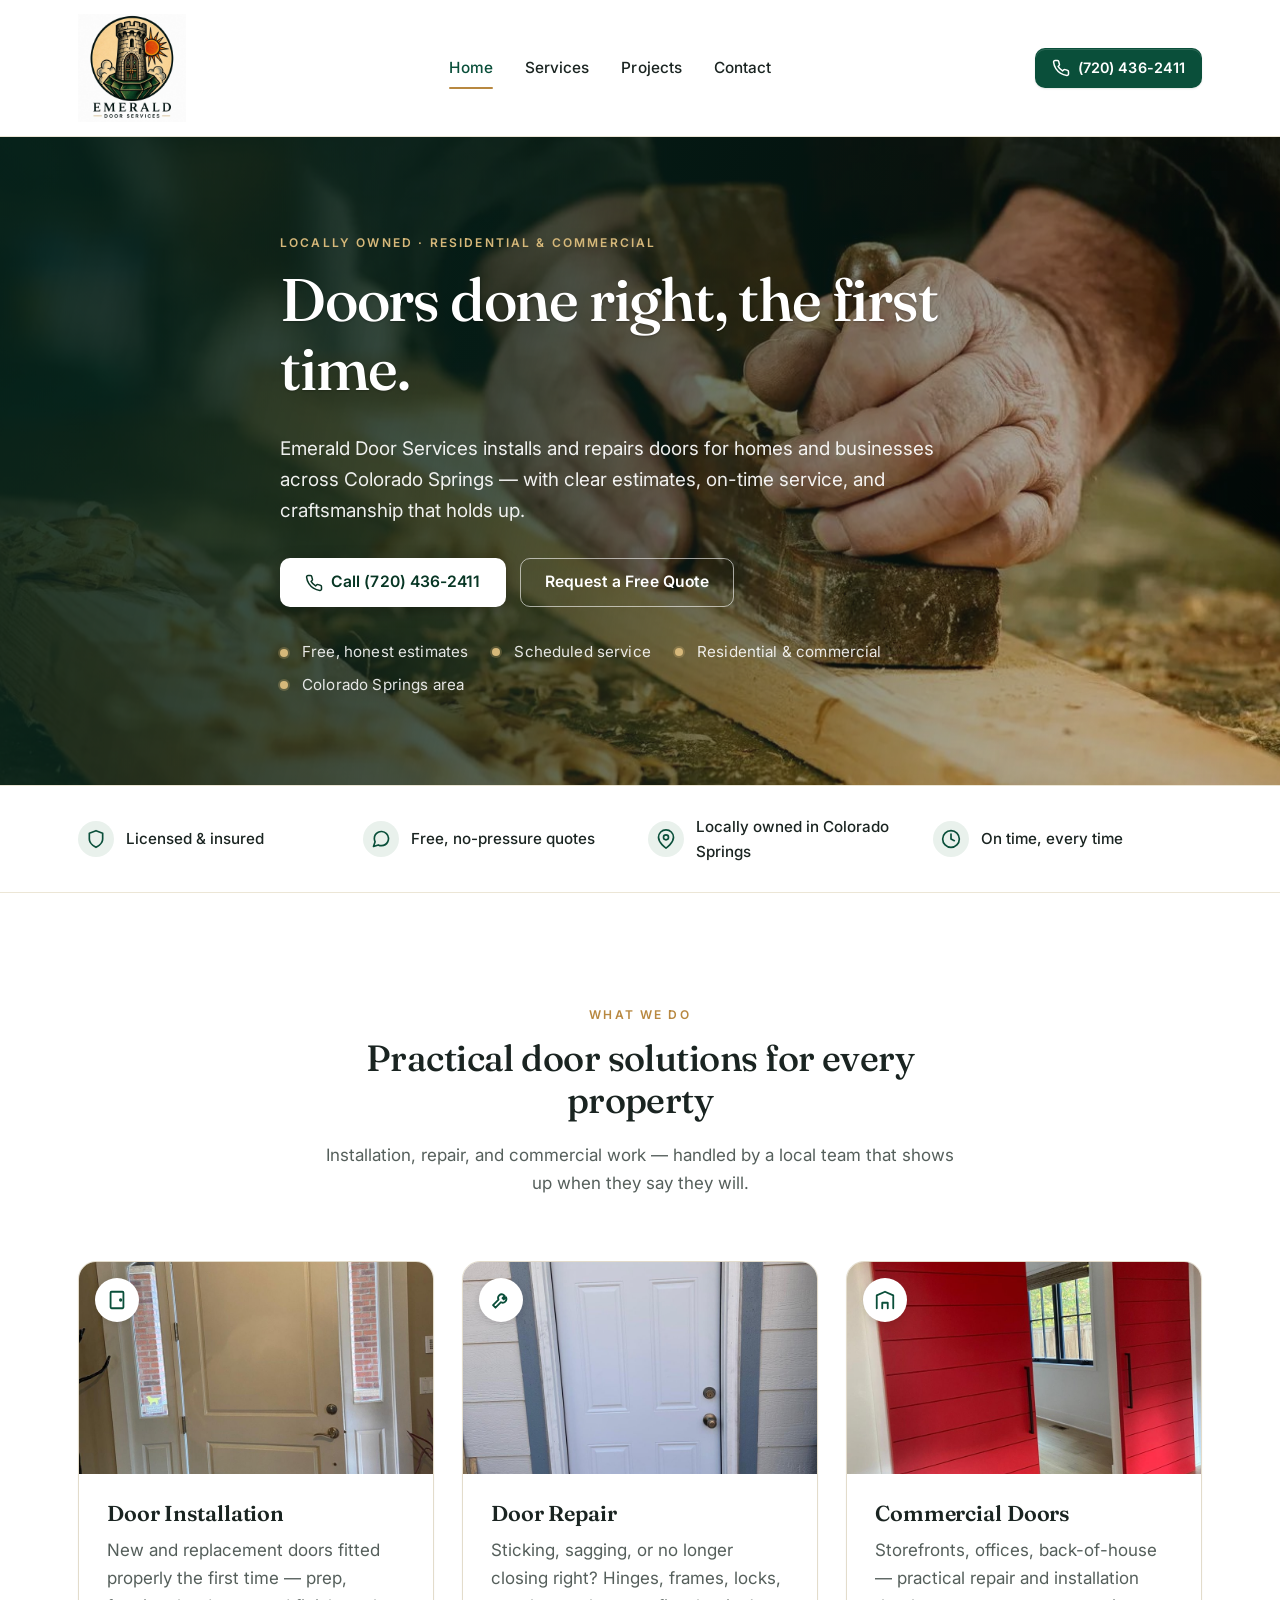
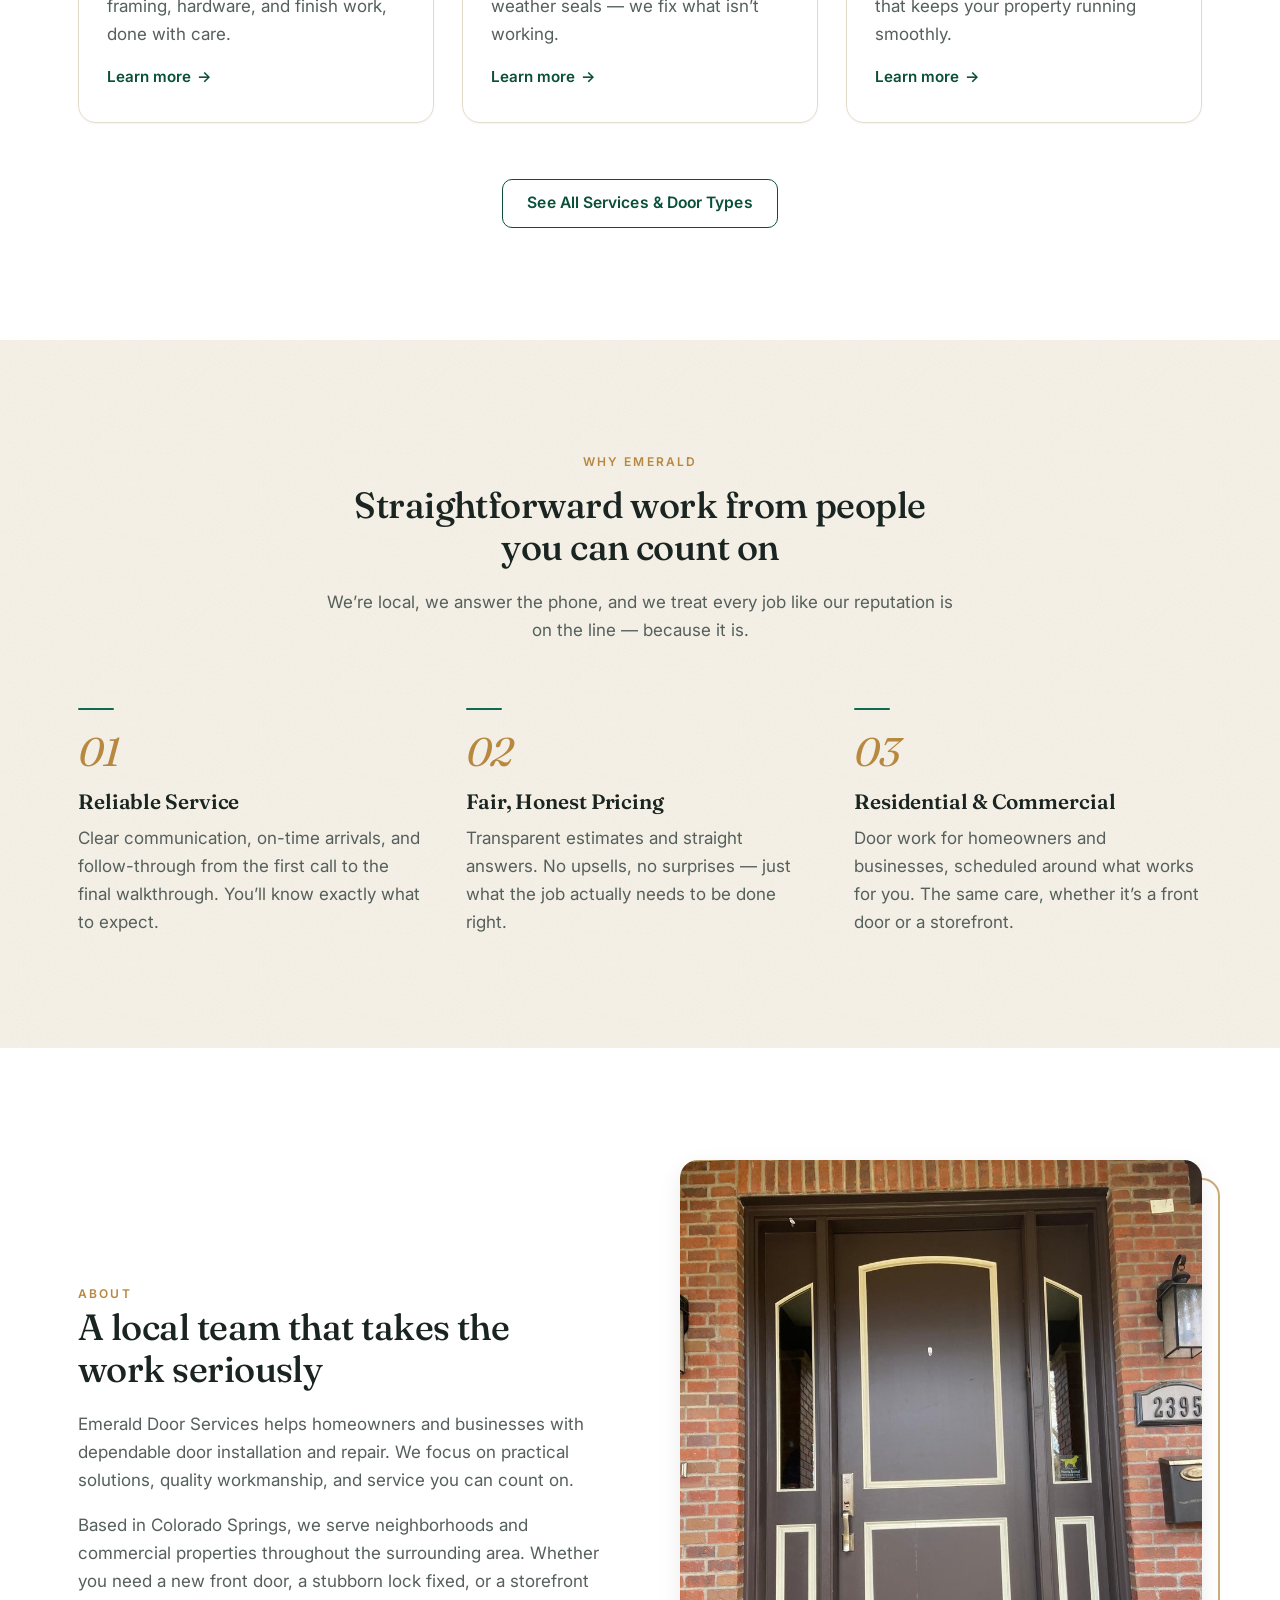
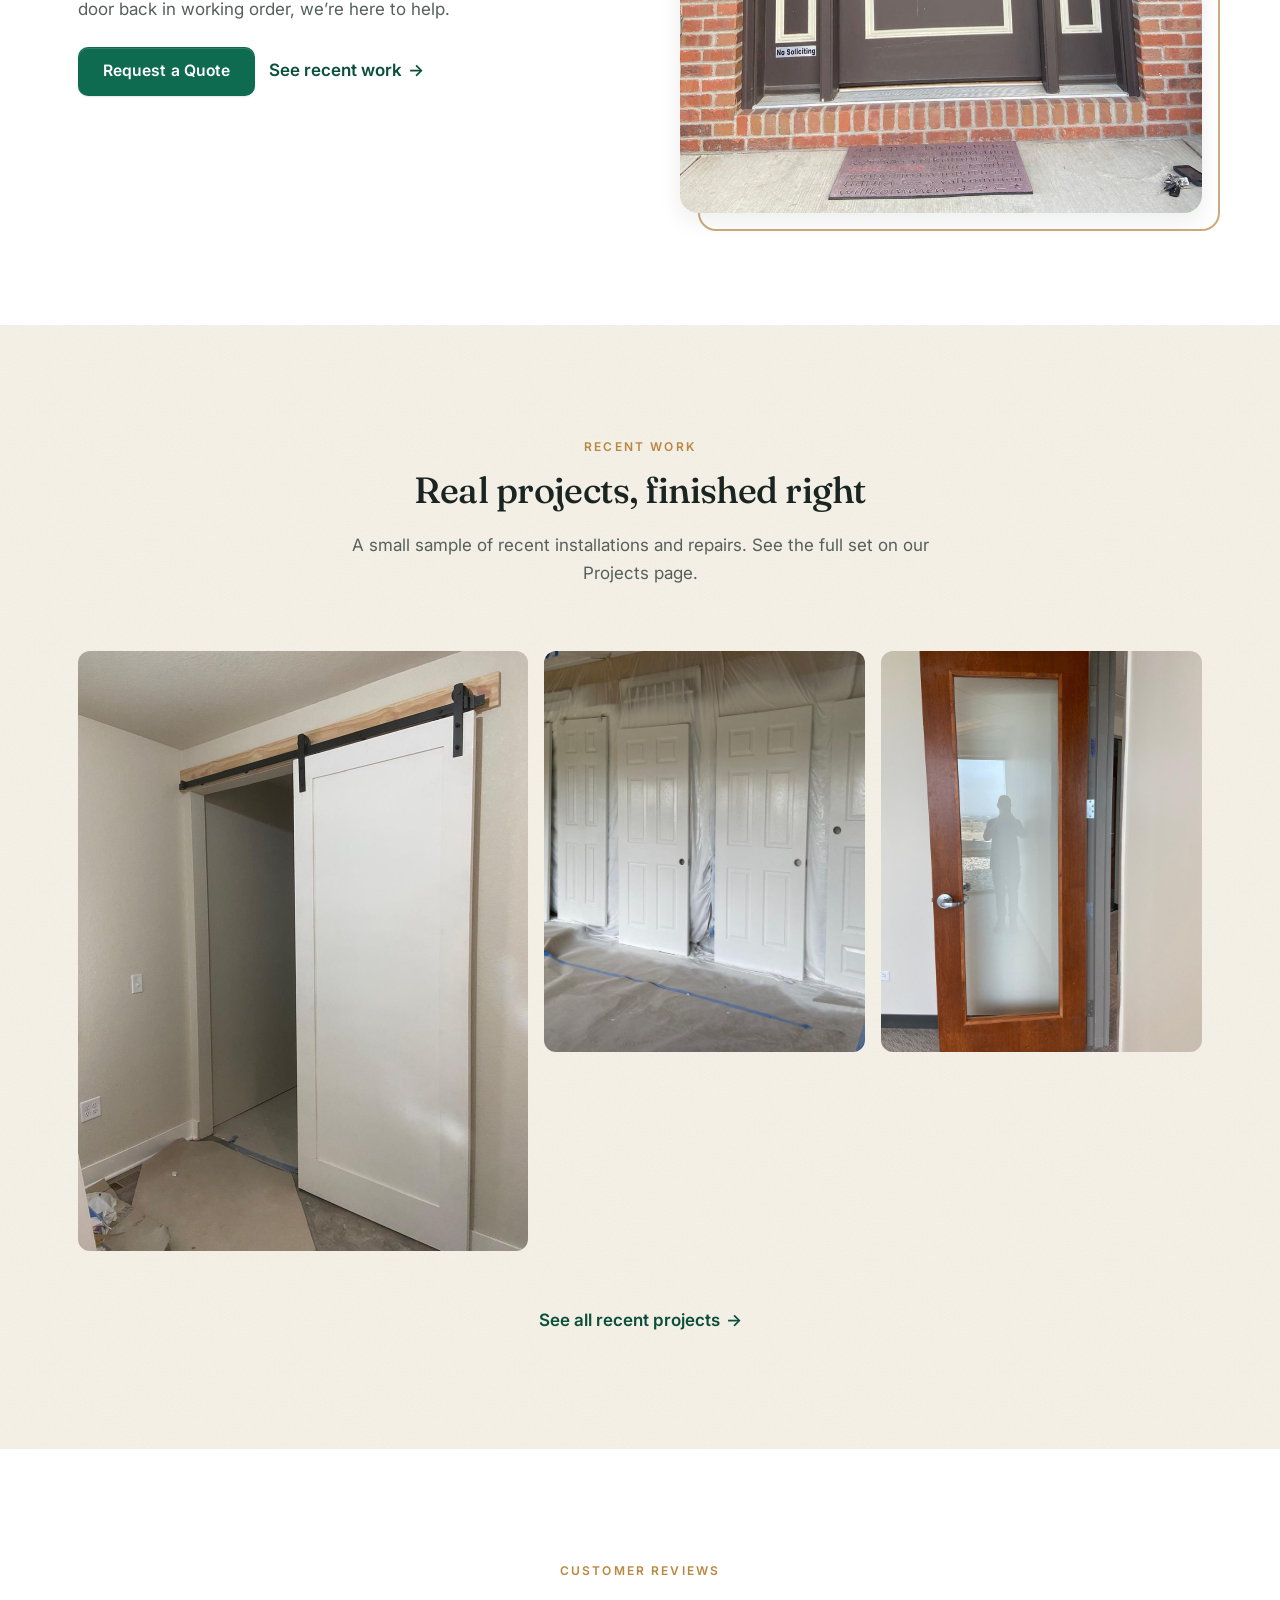
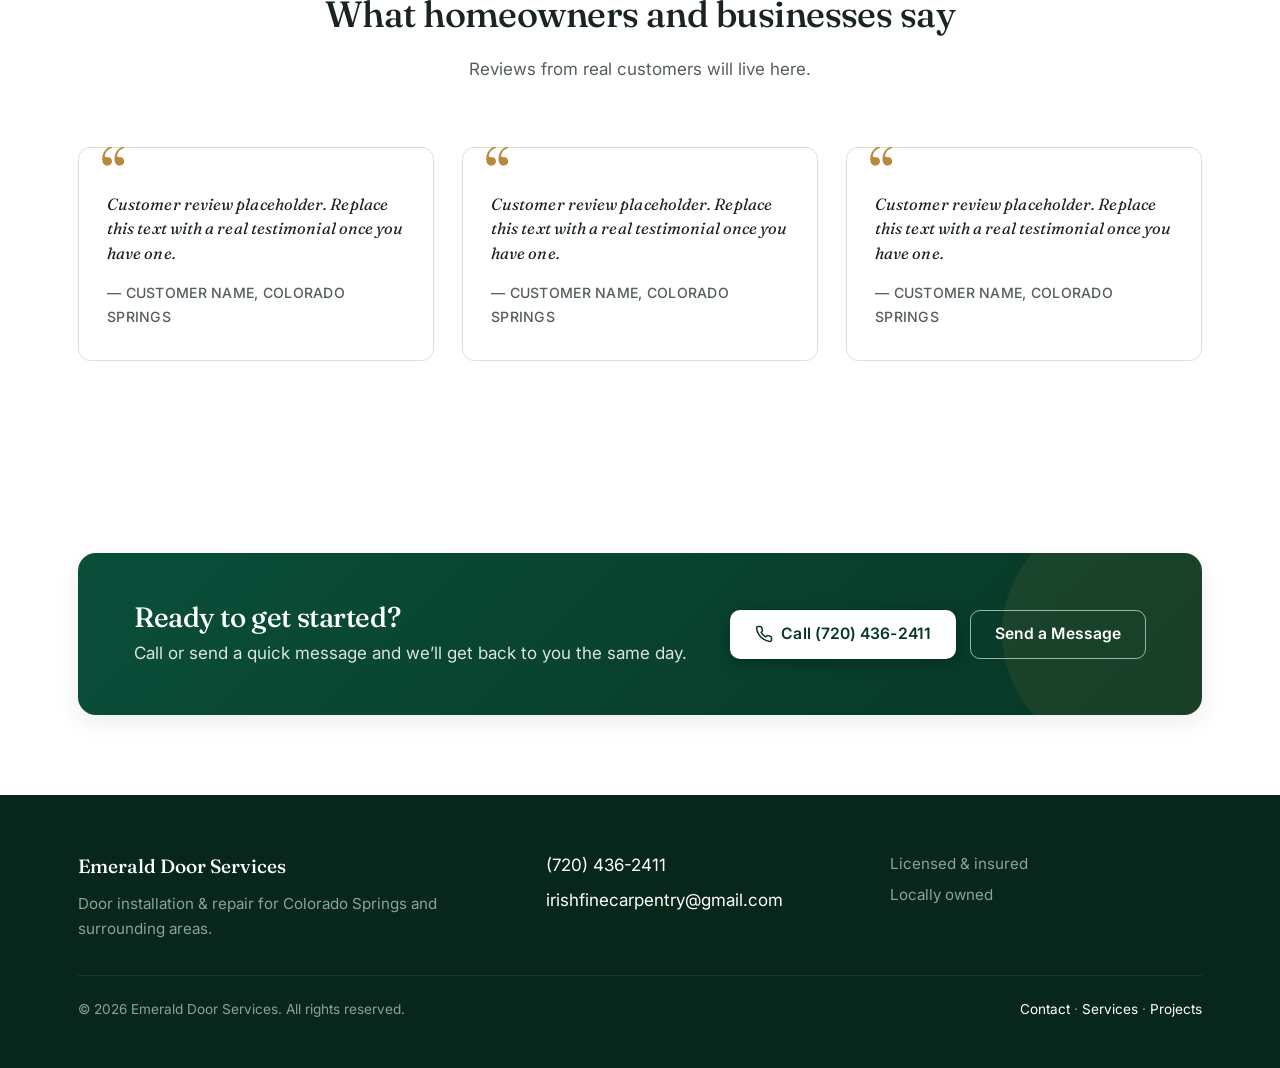
<file: index.html>
<!DOCTYPE html>
<html lang="en">
<head>
  <meta charset="UTF-8" />
  <meta name="viewport" content="width=device-width, initial-scale=1.0" />
  <title>Emerald Door Services | Door Installation & Repair in Colorado Springs</title>
  <meta name="description" content="Emerald Door Services provides reliable door installation, repair, and commercial door services for homes and businesses in Colorado Springs and surrounding areas." />
  <link rel="preconnect" href="https://fonts.googleapis.com" />
  <link rel="preconnect" href="https://fonts.gstatic.com" crossorigin />
  <link href="https://fonts.googleapis.com/css2?family=Fraunces:opsz,wght@9..144,400;9..144,500;9..144,600&family=Inter:wght@400;500;600&display=swap" rel="stylesheet" />
  <link rel="stylesheet" href="style.css" />
</head>
<body>

  <!-- ============ HEADER / NAV ============ -->
  <header class="site-header">
    <div class="container header-inner">
      <a href="index.html" class="brand" aria-label="Emerald Door Services home">
        <img src="logo.jpg" alt="Emerald Door Services" class="brand-mark-img" />
      </a>

      <nav class="site-nav" aria-label="Primary">
        <a href="index.html" aria-current="page">Home</a>
        <a href="services.html">Services</a>
        <a href="projects.html">Projects</a>
        <a href="contact.html">Contact</a>
      </nav>

      <a href="tel:+17204362411" class="btn btn-primary btn-sm header-cta">
        <svg class="btn-icon" viewBox="0 0 24 24" fill="none" stroke="currentColor" stroke-width="2" stroke-linecap="round" stroke-linejoin="round" aria-hidden="true"><path d="M22 16.92v3a2 2 0 0 1-2.18 2 19.79 19.79 0 0 1-8.63-3.07 19.5 19.5 0 0 1-6-6 19.79 19.79 0 0 1-3.07-8.67A2 2 0 0 1 4.11 2h3a2 2 0 0 1 2 1.72c.13.96.37 1.9.72 2.81a2 2 0 0 1-.45 2.11L8.09 9.91a16 16 0 0 0 6 6l1.27-1.27a2 2 0 0 1 2.11-.45c.91.35 1.85.59 2.81.72A2 2 0 0 1 22 16.92z"/></svg>
        <span class="header-cta-text">(720) 436-2411</span>
      </a>
    </div>
  </header>

  <main id="top">

    <!-- ============ HERO ============ -->
    <section class="hero">
      <div class="container hero-inner">
        <p class="eyebrow">Locally owned &middot; Residential &amp; Commercial</p>
        <h1>Doors done right, the first time.</h1>
        <p class="lead">
          Emerald Door Services installs and repairs doors for homes and businesses
          across Colorado Springs &mdash; with clear estimates, on-time service,
          and craftsmanship that holds up.
        </p>
        <div class="cta-row">
          <a href="tel:+17204362411" class="btn btn-on-photo">
            <svg class="btn-icon" viewBox="0 0 24 24" fill="none" stroke="currentColor" stroke-width="2" stroke-linecap="round" stroke-linejoin="round" aria-hidden="true"><path d="M22 16.92v3a2 2 0 0 1-2.18 2 19.79 19.79 0 0 1-8.63-3.07 19.5 19.5 0 0 1-6-6 19.79 19.79 0 0 1-3.07-8.67A2 2 0 0 1 4.11 2h3a2 2 0 0 1 2 1.72c.13.96.37 1.9.72 2.81a2 2 0 0 1-.45 2.11L8.09 9.91a16 16 0 0 0 6 6l1.27-1.27a2 2 0 0 1 2.11-.45c.91.35 1.85.59 2.81.72A2 2 0 0 1 22 16.92z"/></svg>
            Call (720) 436-2411
          </a>
          <a href="contact.html" class="btn btn-on-photo btn-secondary-on-photo">Request a Free Quote</a>
        </div>
        <ul class="hero-points">
          <li>Free, honest estimates</li>
          <li>Scheduled service</li>
          <li>Residential &amp; commercial</li>
          <li>Colorado Springs area</li>
        </ul>
      </div>
    </section>

    <!-- ============ TRUST STRIP ============ -->
    <section class="trust-strip">
      <div class="container trust-strip-inner">
        <div class="trust-item">
          <div class="trust-item-icon" aria-hidden="true">
            <svg viewBox="0 0 24 24" fill="none" stroke="currentColor" stroke-width="2" stroke-linecap="round" stroke-linejoin="round"><path d="M12 22s8-4 8-10V5l-8-3-8 3v7c0 6 8 10 8 10z"/></svg>
          </div>
          <span>Licensed &amp; insured</span>
        </div>
        <div class="trust-item">
          <div class="trust-item-icon" aria-hidden="true">
            <svg viewBox="0 0 24 24" fill="none" stroke="currentColor" stroke-width="2" stroke-linecap="round" stroke-linejoin="round"><path d="M21 11.5a8.38 8.38 0 0 1-.9 3.8 8.5 8.5 0 0 1-7.6 4.7 8.38 8.38 0 0 1-3.8-.9L3 21l1.9-5.7a8.38 8.38 0 0 1-.9-3.8 8.5 8.5 0 0 1 4.7-7.6 8.38 8.38 0 0 1 3.8-.9h.5a8.48 8.48 0 0 1 8 8v.5z"/></svg>
          </div>
          <span>Free, no-pressure quotes</span>
        </div>
        <div class="trust-item">
          <div class="trust-item-icon" aria-hidden="true">
            <svg viewBox="0 0 24 24" fill="none" stroke="currentColor" stroke-width="2" stroke-linecap="round" stroke-linejoin="round"><path d="M21 10c0 7-9 13-9 13s-9-6-9-13a9 9 0 0 1 18 0z"/><circle cx="12" cy="10" r="3"/></svg>
          </div>
          <span>Locally owned in Colorado Springs</span>
        </div>
        <div class="trust-item">
          <div class="trust-item-icon" aria-hidden="true">
            <svg viewBox="0 0 24 24" fill="none" stroke="currentColor" stroke-width="2" stroke-linecap="round" stroke-linejoin="round"><circle cx="12" cy="12" r="10"/><polyline points="12 6 12 12 16 14"/></svg>
          </div>
          <span>On time, every time</span>
        </div>
      </div>
    </section>

    <!-- ============ SERVICES ============ -->
    <section id="services" class="section">
      <div class="container">
        <header class="section-head">
          <span class="eyebrow">What we do</span>
          <h2>Practical door solutions for every property</h2>
          <p>Installation, repair, and commercial work &mdash; handled by a local team that shows up when they say they will.</p>
        </header>

        <div class="service-cards">
          <article class="service-card">
            <div class="service-card-photo">
              <img src="images/projects/project-01.jpg" alt="Door installation work" loading="lazy" />
              <div class="service-card-badge" aria-hidden="true">
                <svg viewBox="0 0 24 24" fill="none" stroke="currentColor" stroke-width="2" stroke-linecap="round" stroke-linejoin="round"><rect x="5" y="3" width="14" height="18" rx="1"/><circle cx="16" cy="12" r="0.8" fill="currentColor"/></svg>
              </div>
            </div>
            <div class="service-card-body">
              <h3>Door Installation</h3>
              <p>New and replacement doors fitted properly the first time &mdash; prep, framing, hardware, and finish work, done with care.</p>
              <a href="services.html#services" class="service-card-link">Learn more <span aria-hidden="true">&rarr;</span></a>
            </div>
          </article>

          <article class="service-card">
            <div class="service-card-photo">
              <img src="images/projects/project-15.jpg" alt="Door repair work" loading="lazy" />
              <div class="service-card-badge" aria-hidden="true">
                <svg viewBox="0 0 24 24" fill="none" stroke="currentColor" stroke-width="2" stroke-linecap="round" stroke-linejoin="round"><path d="M14.7 6.3a4 4 0 0 0-5.4 5.4l-6 6 2.7 2.7 6-6a4 4 0 0 0 5.4-5.4l-2.4 2.4-1.4-1.4 2.4-2.4z"/></svg>
              </div>
            </div>
            <div class="service-card-body">
              <h3>Door Repair</h3>
              <p>Sticking, sagging, or no longer closing right? Hinges, frames, locks, weather seals &mdash; we fix what isn&rsquo;t working.</p>
              <a href="services.html#services" class="service-card-link">Learn more <span aria-hidden="true">&rarr;</span></a>
            </div>
          </article>

          <article class="service-card">
            <div class="service-card-photo">
              <img src="images/projects/project-22.jpg" alt="Commercial door services" loading="lazy" />
              <div class="service-card-badge" aria-hidden="true">
                <svg viewBox="0 0 24 24" fill="none" stroke="currentColor" stroke-width="2" stroke-linecap="round" stroke-linejoin="round"><path d="M3 21V7l9-4 9 4v14"/><path d="M9 21v-6h6v6"/></svg>
              </div>
            </div>
            <div class="service-card-body">
              <h3>Commercial Doors</h3>
              <p>Storefronts, offices, back-of-house &mdash; practical repair and installation that keeps your property running smoothly.</p>
              <a href="services.html#services" class="service-card-link">Learn more <span aria-hidden="true">&rarr;</span></a>
            </div>
          </article>
        </div>

        <p class="section-foot">
          <a href="services.html" class="btn btn-secondary">See All Services &amp; Door Types</a>
        </p>
      </div>
    </section>

    <!-- ============ WHY US ============ -->
    <section id="why" class="section section-alt">
      <div class="container">
        <header class="section-head">
          <span class="eyebrow">Why Emerald</span>
          <h2>Straightforward work from people you can count on</h2>
          <p>We&rsquo;re local, we answer the phone, and we treat every job like our reputation is on the line &mdash; because it is.</p>
        </header>

        <div class="features">
          <div class="feature">
            <div class="feature-num">01</div>
            <h3>Reliable Service</h3>
            <p>Clear communication, on-time arrivals, and follow-through from the first call to the final walkthrough. You&rsquo;ll know exactly what to expect.</p>
          </div>
          <div class="feature">
            <div class="feature-num">02</div>
            <h3>Fair, Honest Pricing</h3>
            <p>Transparent estimates and straight answers. No upsells, no surprises &mdash; just what the job actually needs to be done right.</p>
          </div>
          <div class="feature">
            <div class="feature-num">03</div>
            <h3>Residential &amp; Commercial</h3>
            <p>Door work for homeowners and businesses, scheduled around what works for you. The same care, whether it&rsquo;s a front door or a storefront.</p>
          </div>
        </div>
      </div>
    </section>

    <!-- ============ ABOUT ============ -->
    <section id="about" class="section">
      <div class="container about-inner">
        <div class="about-copy">
          <span class="eyebrow">About</span>
          <h2>A local team that takes the work seriously</h2>
          <p>
            Emerald Door Services helps homeowners and businesses with dependable
            door installation and repair. We focus on practical solutions, quality
            workmanship, and service you can count on.
          </p>
          <p>
            Based in Colorado Springs, we serve neighborhoods and commercial
            properties throughout the surrounding area. Whether you need a new
            front door, a stubborn lock fixed, or a storefront door back in
            working order, we&rsquo;re here to help.
          </p>
          <div class="cta-row">
            <a href="contact.html" class="btn btn-primary">Request a Quote</a>
            <a href="projects.html" class="link-arrow">See recent work <span class="arrow" aria-hidden="true">&rarr;</span></a>
          </div>
        </div>
        <div class="about-image">
          <img src="images/projects/project-04.jpg" alt="Recent door installation by Emerald Door Services" loading="lazy" />
        </div>
      </div>
    </section>

    <!-- ============ RECENT WORK TEASER ============ -->
    <section class="section section-alt">
      <div class="container">
        <header class="section-head">
          <span class="eyebrow">Recent Work</span>
          <h2>Real projects, finished right</h2>
          <p>A small sample of recent installations and repairs. See the full set on our Projects page.</p>
        </header>

        <div class="work-teaser">
          <a href="projects.html" aria-label="See recent projects">
            <img src="images/projects/project-07.jpg" alt="Recent door project" loading="lazy" />
          </a>
          <a href="projects.html" aria-label="See recent projects">
            <img src="images/projects/project-18.jpg" alt="Recent door project" loading="lazy" />
          </a>
          <a href="projects.html" aria-label="See recent projects">
            <img src="images/projects/project-26.jpg" alt="Recent door project" loading="lazy" />
          </a>
        </div>

        <p class="section-foot">
          <a href="projects.html" class="link-arrow">See all recent projects <span class="arrow" aria-hidden="true">&rarr;</span></a>
        </p>
      </div>
    </section>

    <!-- ============ REVIEWS ============ -->
    <section id="reviews" class="section">
      <div class="container">
        <header class="section-head">
          <span class="eyebrow">Customer Reviews</span>
          <h2>What homeowners and businesses say</h2>
          <p>Reviews from real customers will live here.</p>
        </header>

        <div class="reviews-grid">
          <blockquote class="review">
            <p>Customer review placeholder. Replace this text with a real testimonial once you have one.</p>
            <footer>&mdash; Customer Name, Colorado Springs</footer>
          </blockquote>
          <blockquote class="review">
            <p>Customer review placeholder. Replace this text with a real testimonial once you have one.</p>
            <footer>&mdash; Customer Name, Colorado Springs</footer>
          </blockquote>
          <blockquote class="review">
            <p>Customer review placeholder. Replace this text with a real testimonial once you have one.</p>
            <footer>&mdash; Customer Name, Colorado Springs</footer>
          </blockquote>
        </div>
      </div>
    </section>

    <!-- ============ CONTACT CTA ============ -->
    <section class="contact-cta">
      <div class="container">
        <div class="cta-band">
          <div>
            <h2>Ready to get started?</h2>
            <p>Call or send a quick message and we&rsquo;ll get back to you the same day.</p>
          </div>
          <div class="cta-row">
            <a href="tel:+17204362411" class="btn btn-on-photo">
              <svg class="btn-icon" viewBox="0 0 24 24" fill="none" stroke="currentColor" stroke-width="2" stroke-linecap="round" stroke-linejoin="round" aria-hidden="true"><path d="M22 16.92v3a2 2 0 0 1-2.18 2 19.79 19.79 0 0 1-8.63-3.07 19.5 19.5 0 0 1-6-6 19.79 19.79 0 0 1-3.07-8.67A2 2 0 0 1 4.11 2h3a2 2 0 0 1 2 1.72c.13.96.37 1.9.72 2.81a2 2 0 0 1-.45 2.11L8.09 9.91a16 16 0 0 0 6 6l1.27-1.27a2 2 0 0 1 2.11-.45c.91.35 1.85.59 2.81.72A2 2 0 0 1 22 16.92z"/></svg>
              Call (720) 436-2411
            </a>
            <a href="contact.html" class="btn btn-on-photo btn-secondary-on-photo">Send a Message</a>
          </div>
        </div>
      </div>
    </section>

  </main>

  <!-- ============ FOOTER ============ -->
  <footer class="site-footer">
    <div class="container">
      <div class="footer-inner">
        <div>
          <p class="brand-name">Emerald Door Services</p>
          <p class="muted">Door installation &amp; repair for Colorado Springs and surrounding areas.</p>
        </div>
        <div>
          <p><a href="tel:+17204362411">(720) 436-2411</a></p>
          <p><a href="mailto:irishfinecarpentry@gmail.com">irishfinecarpentry@gmail.com</a></p>
        </div>
        <div class="muted">
          <p>Licensed &amp; insured</p>
          <p>Locally owned</p>
        </div>
      </div>
      <div class="footer-bottom">
        <p>&copy; <span class="year">2026</span> Emerald Door Services. All rights reserved.</p>
        <p><a href="contact.html">Contact</a> &middot; <a href="services.html">Services</a> &middot; <a href="projects.html">Projects</a></p>
      </div>
    </div>
  </footer>

  <script src="main.js" defer></script>
</body>
</html>
</file>
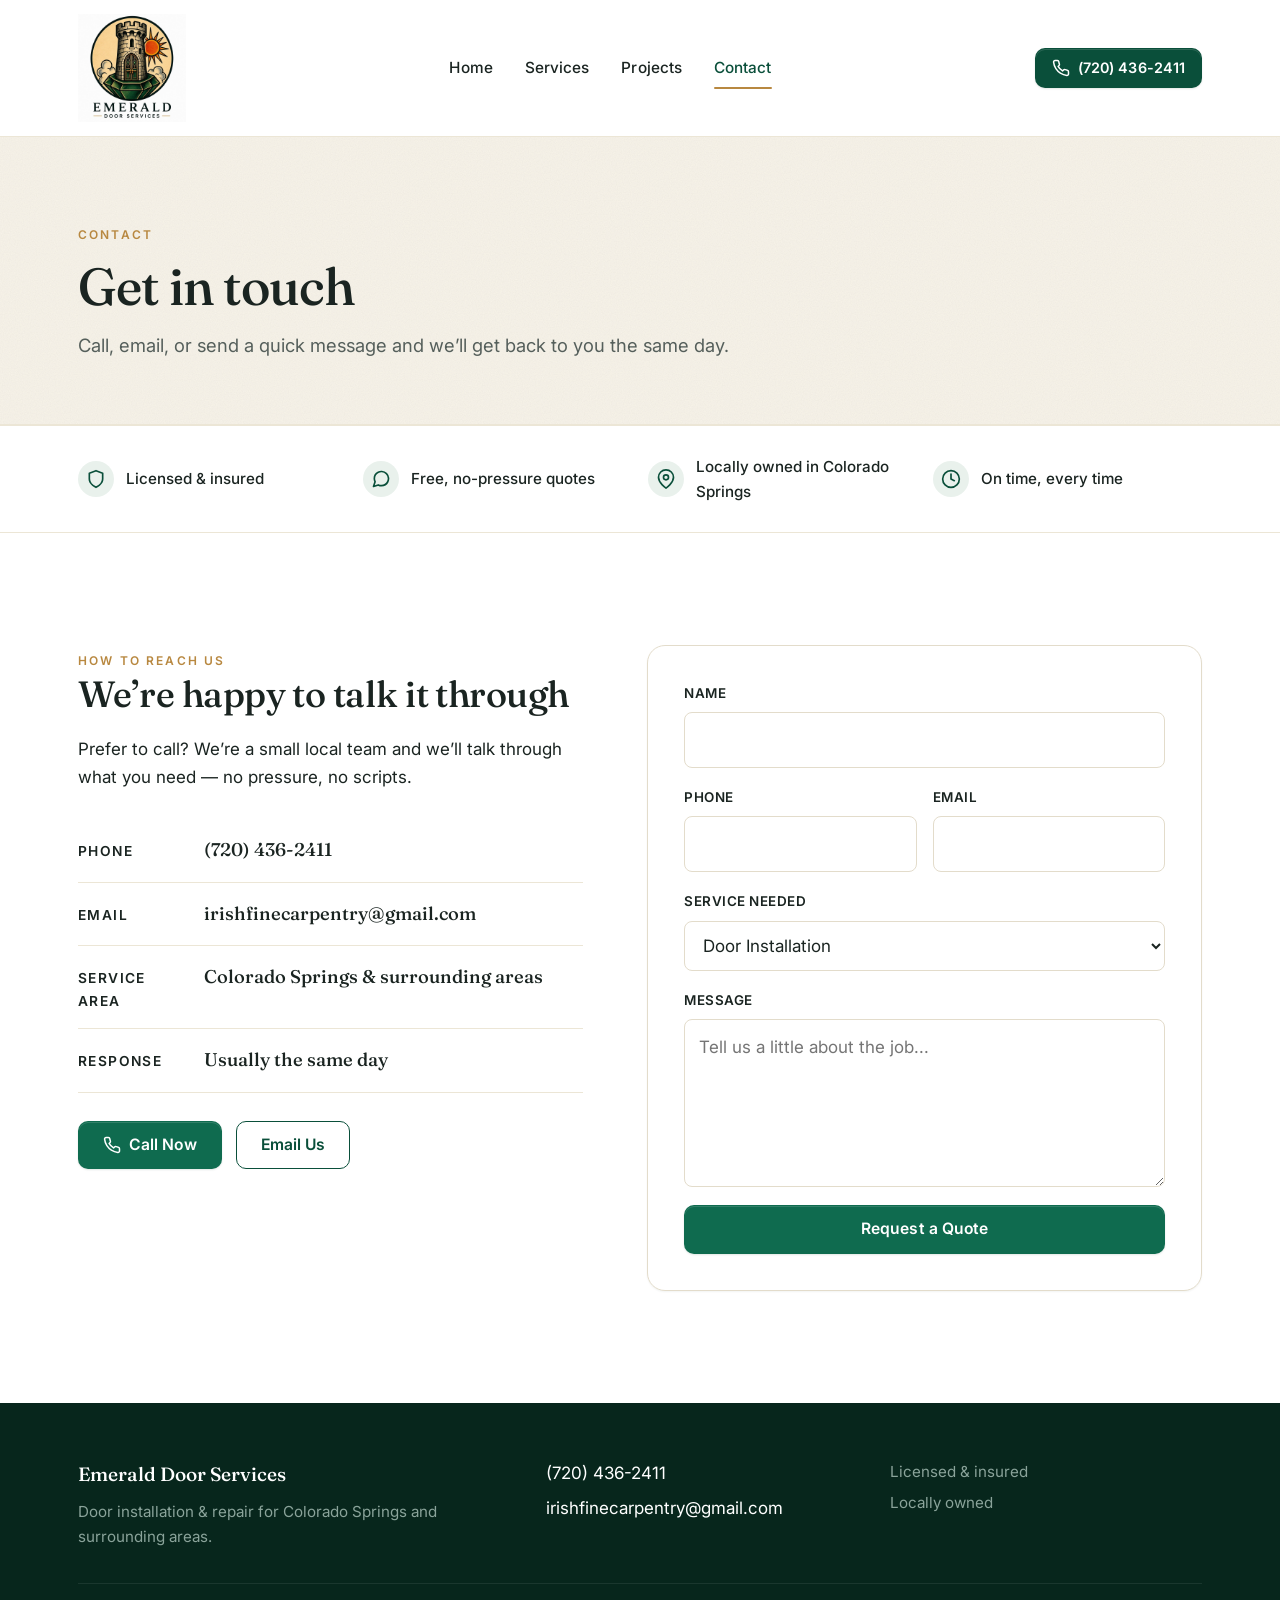
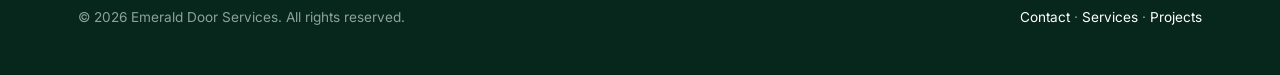
<file: contact.html>
<!DOCTYPE html>
<html lang="en">
<head>
  <meta charset="UTF-8" />
  <meta name="viewport" content="width=device-width, initial-scale=1.0" />
  <title>Contact | Emerald Door Services</title>
  <meta name="description" content="Get in touch with Emerald Door Services for door installation, door repair, and commercial door services in Colorado Springs and surrounding areas." />
  <link rel="preconnect" href="https://fonts.googleapis.com" />
  <link rel="preconnect" href="https://fonts.gstatic.com" crossorigin />
  <link href="https://fonts.googleapis.com/css2?family=Fraunces:opsz,wght@9..144,400;9..144,500;9..144,600&family=Inter:wght@400;500;600&display=swap" rel="stylesheet" />
  <link rel="stylesheet" href="style.css" />
</head>
<body>

  <!-- ============ HEADER / NAV ============ -->
  <header class="site-header">
    <div class="container header-inner">
      <a href="index.html" class="brand" aria-label="Emerald Door Services home">
        <img src="logo.jpg" alt="Emerald Door Services" class="brand-mark-img" />
      </a>

      <nav class="site-nav" aria-label="Primary">
        <a href="index.html">Home</a>
        <a href="services.html">Services</a>
        <a href="projects.html">Projects</a>
        <a href="contact.html" aria-current="page">Contact</a>
      </nav>

      <a href="tel:+17204362411" class="btn btn-primary btn-sm header-cta">
        <svg class="btn-icon" viewBox="0 0 24 24" fill="none" stroke="currentColor" stroke-width="2" stroke-linecap="round" stroke-linejoin="round" aria-hidden="true"><path d="M22 16.92v3a2 2 0 0 1-2.18 2 19.79 19.79 0 0 1-8.63-3.07 19.5 19.5 0 0 1-6-6 19.79 19.79 0 0 1-3.07-8.67A2 2 0 0 1 4.11 2h3a2 2 0 0 1 2 1.72c.13.96.37 1.9.72 2.81a2 2 0 0 1-.45 2.11L8.09 9.91a16 16 0 0 0 6 6l1.27-1.27a2 2 0 0 1 2.11-.45c.91.35 1.85.59 2.81.72A2 2 0 0 1 22 16.92z"/></svg>
        <span class="header-cta-text">(720) 436-2411</span>
      </a>
    </div>
  </header>

  <main id="top">

    <!-- ============ PAGE HEADER ============ -->
    <section class="page-header">
      <div class="container">
        <p class="eyebrow">Contact</p>
        <h1>Get in touch</h1>
        <p class="lead">
          Call, email, or send a quick message and we&rsquo;ll get back to you the same day.
        </p>
      </div>
    </section>

    <!-- ============ TRUST STRIP ============ -->
    <section class="trust-strip">
      <div class="container trust-strip-inner">
        <div class="trust-item">
          <div class="trust-item-icon" aria-hidden="true">
            <svg viewBox="0 0 24 24" fill="none" stroke="currentColor" stroke-width="2" stroke-linecap="round" stroke-linejoin="round"><path d="M12 22s8-4 8-10V5l-8-3-8 3v7c0 6 8 10 8 10z"/></svg>
          </div>
          <span>Licensed &amp; insured</span>
        </div>
        <div class="trust-item">
          <div class="trust-item-icon" aria-hidden="true">
            <svg viewBox="0 0 24 24" fill="none" stroke="currentColor" stroke-width="2" stroke-linecap="round" stroke-linejoin="round"><path d="M21 11.5a8.38 8.38 0 0 1-.9 3.8 8.5 8.5 0 0 1-7.6 4.7 8.38 8.38 0 0 1-3.8-.9L3 21l1.9-5.7a8.38 8.38 0 0 1-.9-3.8 8.5 8.5 0 0 1 4.7-7.6 8.38 8.38 0 0 1 3.8-.9h.5a8.48 8.48 0 0 1 8 8v.5z"/></svg>
          </div>
          <span>Free, no-pressure quotes</span>
        </div>
        <div class="trust-item">
          <div class="trust-item-icon" aria-hidden="true">
            <svg viewBox="0 0 24 24" fill="none" stroke="currentColor" stroke-width="2" stroke-linecap="round" stroke-linejoin="round"><path d="M21 10c0 7-9 13-9 13s-9-6-9-13a9 9 0 0 1 18 0z"/><circle cx="12" cy="10" r="3"/></svg>
          </div>
          <span>Locally owned in Colorado Springs</span>
        </div>
        <div class="trust-item">
          <div class="trust-item-icon" aria-hidden="true">
            <svg viewBox="0 0 24 24" fill="none" stroke="currentColor" stroke-width="2" stroke-linecap="round" stroke-linejoin="round"><circle cx="12" cy="12" r="10"/><polyline points="12 6 12 12 16 14"/></svg>
          </div>
          <span>On time, every time</span>
        </div>
      </div>
    </section>

    <!-- ============ CONTACT ============ -->
    <section class="section">
      <div class="container contact-inner">

        <div class="contact-info">
          <span class="eyebrow">How to reach us</span>
          <h2>We&rsquo;re happy to talk it through</h2>
          <p>Prefer to call? We&rsquo;re a small local team and we&rsquo;ll talk through what you need &mdash; no pressure, no scripts.</p>

          <ul class="contact-list">
            <li>
              <strong>Phone</strong>
              <a href="tel:+17204362411">(720) 436-2411</a>
            </li>
            <li>
              <strong>Email</strong>
              <a href="mailto:irishfinecarpentry@gmail.com">irishfinecarpentry@gmail.com</a>
            </li>
            <li>
              <strong>Service Area</strong>
              <span>Colorado Springs &amp; surrounding areas</span>
            </li>
            <li>
              <strong>Response</strong>
              <span>Usually the same day</span>
            </li>
          </ul>

          <div class="cta-row">
            <a href="tel:+17204362411" class="btn btn-primary">
              <svg class="btn-icon" viewBox="0 0 24 24" fill="none" stroke="currentColor" stroke-width="2" stroke-linecap="round" stroke-linejoin="round" aria-hidden="true"><path d="M22 16.92v3a2 2 0 0 1-2.18 2 19.79 19.79 0 0 1-8.63-3.07 19.5 19.5 0 0 1-6-6 19.79 19.79 0 0 1-3.07-8.67A2 2 0 0 1 4.11 2h3a2 2 0 0 1 2 1.72c.13.96.37 1.9.72 2.81a2 2 0 0 1-.45 2.11L8.09 9.91a16 16 0 0 0 6 6l1.27-1.27a2 2 0 0 1 2.11-.45c.91.35 1.85.59 2.81.72A2 2 0 0 1 22 16.92z"/></svg>
              Call Now
            </a>
            <a href="mailto:irishfinecarpentry@gmail.com" class="btn btn-secondary">Email Us</a>
          </div>
        </div>

        <!--
          Netlify Forms ready:
          - name="contact" tells Netlify which form this is
          - data-netlify="true" turns on form handling once deployed to Netlify
          - the hidden "form-name" input is required by Netlify
          - the "bot-field" honeypot helps filter spam
        -->
        <form
          class="contact-form"
          name="contact"
          method="POST"
          data-netlify="true"
          netlify-honeypot="bot-field"
        >
          <input type="hidden" name="form-name" value="contact" />

          <p class="hp-field">
            <label>Don&rsquo;t fill this out if you&rsquo;re human: <input name="bot-field" /></label>
          </p>

          <div class="form-row">
            <label for="name">Name</label>
            <input type="text" id="name" name="name" required />
          </div>

          <div class="form-row form-row-split">
            <div>
              <label for="phone">Phone</label>
              <input type="tel" id="phone" name="phone" required />
            </div>
            <div>
              <label for="email">Email</label>
              <input type="email" id="email" name="email" required />
            </div>
          </div>

          <div class="form-row">
            <label for="service">Service Needed</label>
            <select id="service" name="service">
              <option value="Door Installation">Door Installation</option>
              <option value="Door Repair">Door Repair</option>
              <option value="Commercial Door Services">Commercial Door Services</option>
              <option value="Other">Other / Not sure</option>
            </select>
          </div>

          <div class="form-row">
            <label for="message">Message</label>
            <textarea id="message" name="message" rows="5" placeholder="Tell us a little about the job..."></textarea>
          </div>

          <button type="submit" class="btn btn-primary btn-block">Request a Quote</button>
        </form>

      </div>
    </section>

  </main>

  <!-- ============ FOOTER ============ -->
  <footer class="site-footer">
    <div class="container">
      <div class="footer-inner">
        <div>
          <p class="brand-name">Emerald Door Services</p>
          <p class="muted">Door installation &amp; repair for Colorado Springs and surrounding areas.</p>
        </div>
        <div>
          <p><a href="tel:+17204362411">(720) 436-2411</a></p>
          <p><a href="mailto:irishfinecarpentry@gmail.com">irishfinecarpentry@gmail.com</a></p>
        </div>
        <div class="muted">
          <p>Licensed &amp; insured</p>
          <p>Locally owned</p>
        </div>
      </div>
      <div class="footer-bottom">
        <p>&copy; <span class="year">2026</span> Emerald Door Services. All rights reserved.</p>
        <p><a href="contact.html">Contact</a> &middot; <a href="services.html">Services</a> &middot; <a href="projects.html">Projects</a></p>
      </div>
    </div>
  </footer>

  <script src="main.js" defer></script>
</body>
</html>
</file>
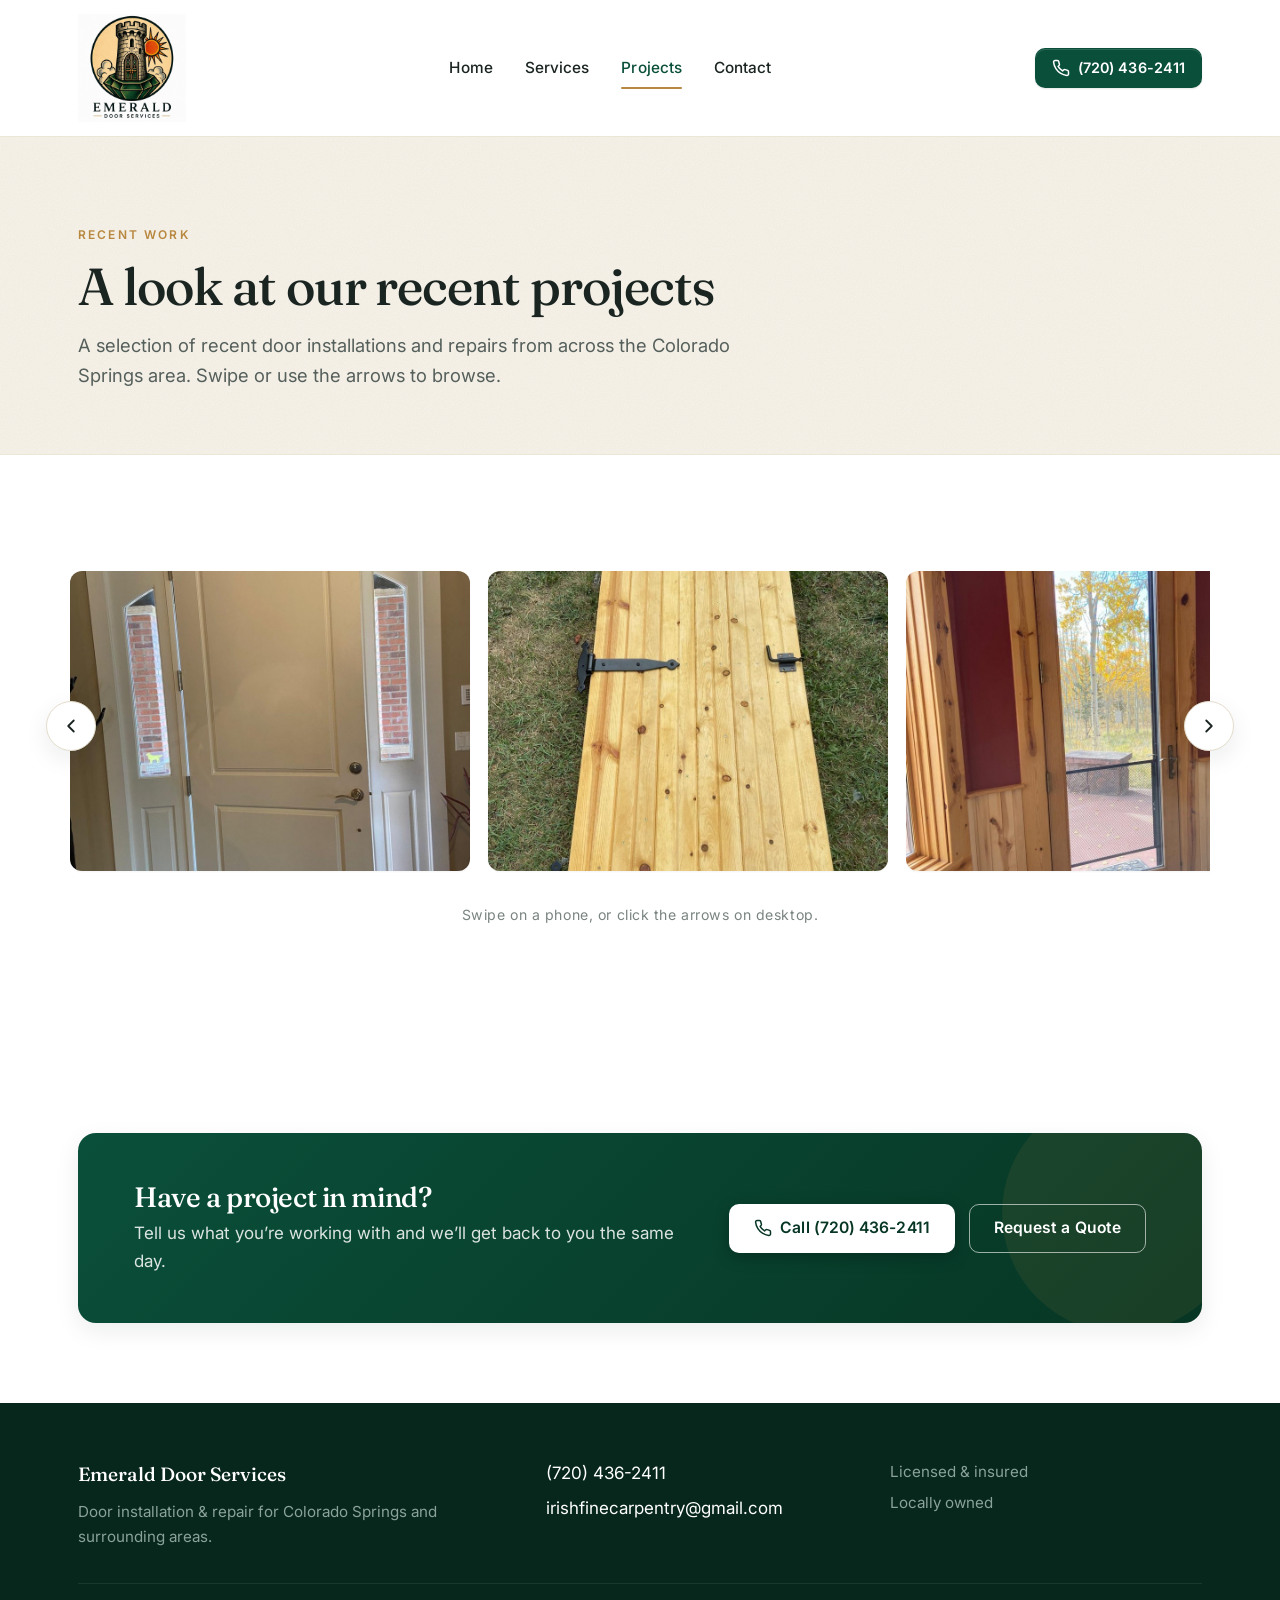
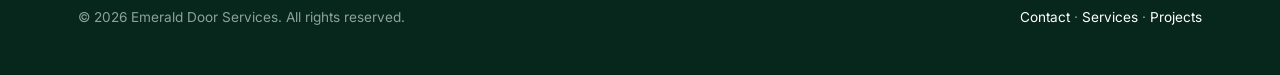
<file: projects.html>
<!DOCTYPE html>
<html lang="en">
<head>
  <meta charset="UTF-8" />
  <meta name="viewport" content="width=device-width, initial-scale=1.0" />
  <title>Recent Projects | Emerald Door Services</title>
  <meta name="description" content="A selection of recent door installation and repair projects by Emerald Door Services in Colorado Springs." />
  <link rel="preconnect" href="https://fonts.googleapis.com" />
  <link rel="preconnect" href="https://fonts.gstatic.com" crossorigin />
  <link href="https://fonts.googleapis.com/css2?family=Fraunces:opsz,wght@9..144,400;9..144,500;9..144,600&family=Inter:wght@400;500;600&display=swap" rel="stylesheet" />
  <link rel="stylesheet" href="style.css" />
</head>
<body>

  <!-- ============ HEADER / NAV ============ -->
  <header class="site-header">
    <div class="container header-inner">
      <a href="index.html" class="brand" aria-label="Emerald Door Services home">
        <img src="logo.jpg" alt="Emerald Door Services" class="brand-mark-img" />
      </a>

      <nav class="site-nav" aria-label="Primary">
        <a href="index.html">Home</a>
        <a href="services.html">Services</a>
        <a href="projects.html" aria-current="page">Projects</a>
        <a href="contact.html">Contact</a>
      </nav>

      <a href="tel:+17204362411" class="btn btn-primary btn-sm header-cta">
        <svg class="btn-icon" viewBox="0 0 24 24" fill="none" stroke="currentColor" stroke-width="2" stroke-linecap="round" stroke-linejoin="round" aria-hidden="true"><path d="M22 16.92v3a2 2 0 0 1-2.18 2 19.79 19.79 0 0 1-8.63-3.07 19.5 19.5 0 0 1-6-6 19.79 19.79 0 0 1-3.07-8.67A2 2 0 0 1 4.11 2h3a2 2 0 0 1 2 1.72c.13.96.37 1.9.72 2.81a2 2 0 0 1-.45 2.11L8.09 9.91a16 16 0 0 0 6 6l1.27-1.27a2 2 0 0 1 2.11-.45c.91.35 1.85.59 2.81.72A2 2 0 0 1 22 16.92z"/></svg>
        <span class="header-cta-text">(720) 436-2411</span>
      </a>
    </div>
  </header>

  <main id="top">

    <!-- ============ PAGE HEADER ============ -->
    <section class="page-header">
      <div class="container">
        <p class="eyebrow">Recent Work</p>
        <h1>A look at our recent projects</h1>
        <p class="lead">
          A selection of recent door installations and repairs from across the
          Colorado Springs area. Swipe or use the arrows to browse.
        </p>
      </div>
    </section>

    <!-- ============ PROJECTS SLIDER ============ -->
    <section class="section">
      <div class="container">
        <div class="projects-slider" data-slider>
          <button type="button" class="slider-btn slider-prev" data-slider-prev aria-label="Previous photo">
            <svg viewBox="0 0 24 24" fill="none" stroke="currentColor" stroke-width="2" stroke-linecap="round" stroke-linejoin="round" aria-hidden="true"><polyline points="15 18 9 12 15 6"/></svg>
          </button>

          <div class="slider-track" data-slider-track tabindex="0" aria-label="Project photos">
            <img src="images/projects/project-01.jpg" alt="Recent door project" loading="lazy" />
            <img src="images/projects/project-02.jpg" alt="Recent door project" loading="lazy" />
            <img src="images/projects/project-03.jpg" alt="Recent door project" loading="lazy" />
            <img src="images/projects/project-04.jpg" alt="Recent door project" loading="lazy" />
            <img src="images/projects/project-05.jpg" alt="Recent door project" loading="lazy" />
            <img src="images/projects/project-06.jpg" alt="Recent door project" loading="lazy" />
            <img src="images/projects/project-07.jpg" alt="Recent door project" loading="lazy" />
            <img src="images/projects/project-08.jpg" alt="Recent door project" loading="lazy" />
            <img src="images/projects/project-09.jpg" alt="Recent door project" loading="lazy" />
            <img src="images/projects/project-10.jpg" alt="Recent door project" loading="lazy" />
            <img src="images/projects/project-11.jpg" alt="Recent door project" loading="lazy" />
            <img src="images/projects/project-12.jpg" alt="Recent door project" loading="lazy" />
            <img src="images/projects/project-13.jpg" alt="Recent door project" loading="lazy" />
            <img src="images/projects/project-14.jpg" alt="Recent door project" loading="lazy" />
            <img src="images/projects/project-15.jpg" alt="Recent door project" loading="lazy" />
            <img src="images/projects/project-16.jpg" alt="Recent door project" loading="lazy" />
            <img src="images/projects/project-17.jpg" alt="Recent door project" loading="lazy" />
            <img src="images/projects/project-18.jpg" alt="Recent door project" loading="lazy" />
            <img src="images/projects/project-19.jpg" alt="Recent door project" loading="lazy" />
            <img src="images/projects/project-20.jpg" alt="Recent door project" loading="lazy" />
            <img src="images/projects/project-21.jpg" alt="Recent door project" loading="lazy" />
            <img src="images/projects/project-22.jpg" alt="Recent door project" loading="lazy" />
            <img src="images/projects/project-23.jpg" alt="Recent door project" loading="lazy" />
            <img src="images/projects/project-24.jpg" alt="Recent door project" loading="lazy" />
            <img src="images/projects/project-25.jpg" alt="Recent door project" loading="lazy" />
            <img src="images/projects/project-26.jpg" alt="Recent door project" loading="lazy" />
            <img src="images/projects/project-27.jpg" alt="Recent door project" loading="lazy" />
            <img src="images/projects/project-28.jpg" alt="Recent door project" loading="lazy" />
            <img src="images/projects/project-29.jpg" alt="Recent door project" loading="lazy" />
            <img src="images/projects/project-30.jpg" alt="Recent door project" loading="lazy" />
          </div>

          <button type="button" class="slider-btn slider-next" data-slider-next aria-label="Next photo">
            <svg viewBox="0 0 24 24" fill="none" stroke="currentColor" stroke-width="2" stroke-linecap="round" stroke-linejoin="round" aria-hidden="true"><polyline points="9 18 15 12 9 6"/></svg>
          </button>
        </div>

        <p class="slider-hint muted">Swipe on a phone, or click the arrows on desktop.</p>
      </div>
    </section>

    <!-- ============ CONTACT CTA ============ -->
    <section class="contact-cta">
      <div class="container">
        <div class="cta-band">
          <div>
            <h2>Have a project in mind?</h2>
            <p>Tell us what you&rsquo;re working with and we&rsquo;ll get back to you the same day.</p>
          </div>
          <div class="cta-row">
            <a href="tel:+17204362411" class="btn btn-on-photo">
              <svg class="btn-icon" viewBox="0 0 24 24" fill="none" stroke="currentColor" stroke-width="2" stroke-linecap="round" stroke-linejoin="round" aria-hidden="true"><path d="M22 16.92v3a2 2 0 0 1-2.18 2 19.79 19.79 0 0 1-8.63-3.07 19.5 19.5 0 0 1-6-6 19.79 19.79 0 0 1-3.07-8.67A2 2 0 0 1 4.11 2h3a2 2 0 0 1 2 1.72c.13.96.37 1.9.72 2.81a2 2 0 0 1-.45 2.11L8.09 9.91a16 16 0 0 0 6 6l1.27-1.27a2 2 0 0 1 2.11-.45c.91.35 1.85.59 2.81.72A2 2 0 0 1 22 16.92z"/></svg>
              Call (720) 436-2411
            </a>
            <a href="contact.html" class="btn btn-on-photo btn-secondary-on-photo">Request a Quote</a>
          </div>
        </div>
      </div>
    </section>

  </main>

  <!-- ============ FOOTER ============ -->
  <footer class="site-footer">
    <div class="container">
      <div class="footer-inner">
        <div>
          <p class="brand-name">Emerald Door Services</p>
          <p class="muted">Door installation &amp; repair for Colorado Springs and surrounding areas.</p>
        </div>
        <div>
          <p><a href="tel:+17204362411">(720) 436-2411</a></p>
          <p><a href="mailto:irishfinecarpentry@gmail.com">irishfinecarpentry@gmail.com</a></p>
        </div>
        <div class="muted">
          <p>Licensed &amp; insured</p>
          <p>Locally owned</p>
        </div>
      </div>
      <div class="footer-bottom">
        <p>&copy; <span class="year">2026</span> Emerald Door Services. All rights reserved.</p>
        <p><a href="contact.html">Contact</a> &middot; <a href="services.html">Services</a> &middot; <a href="projects.html">Projects</a></p>
      </div>
    </div>
  </footer>

  <script src="main.js" defer></script>
</body>
</html>
</file>
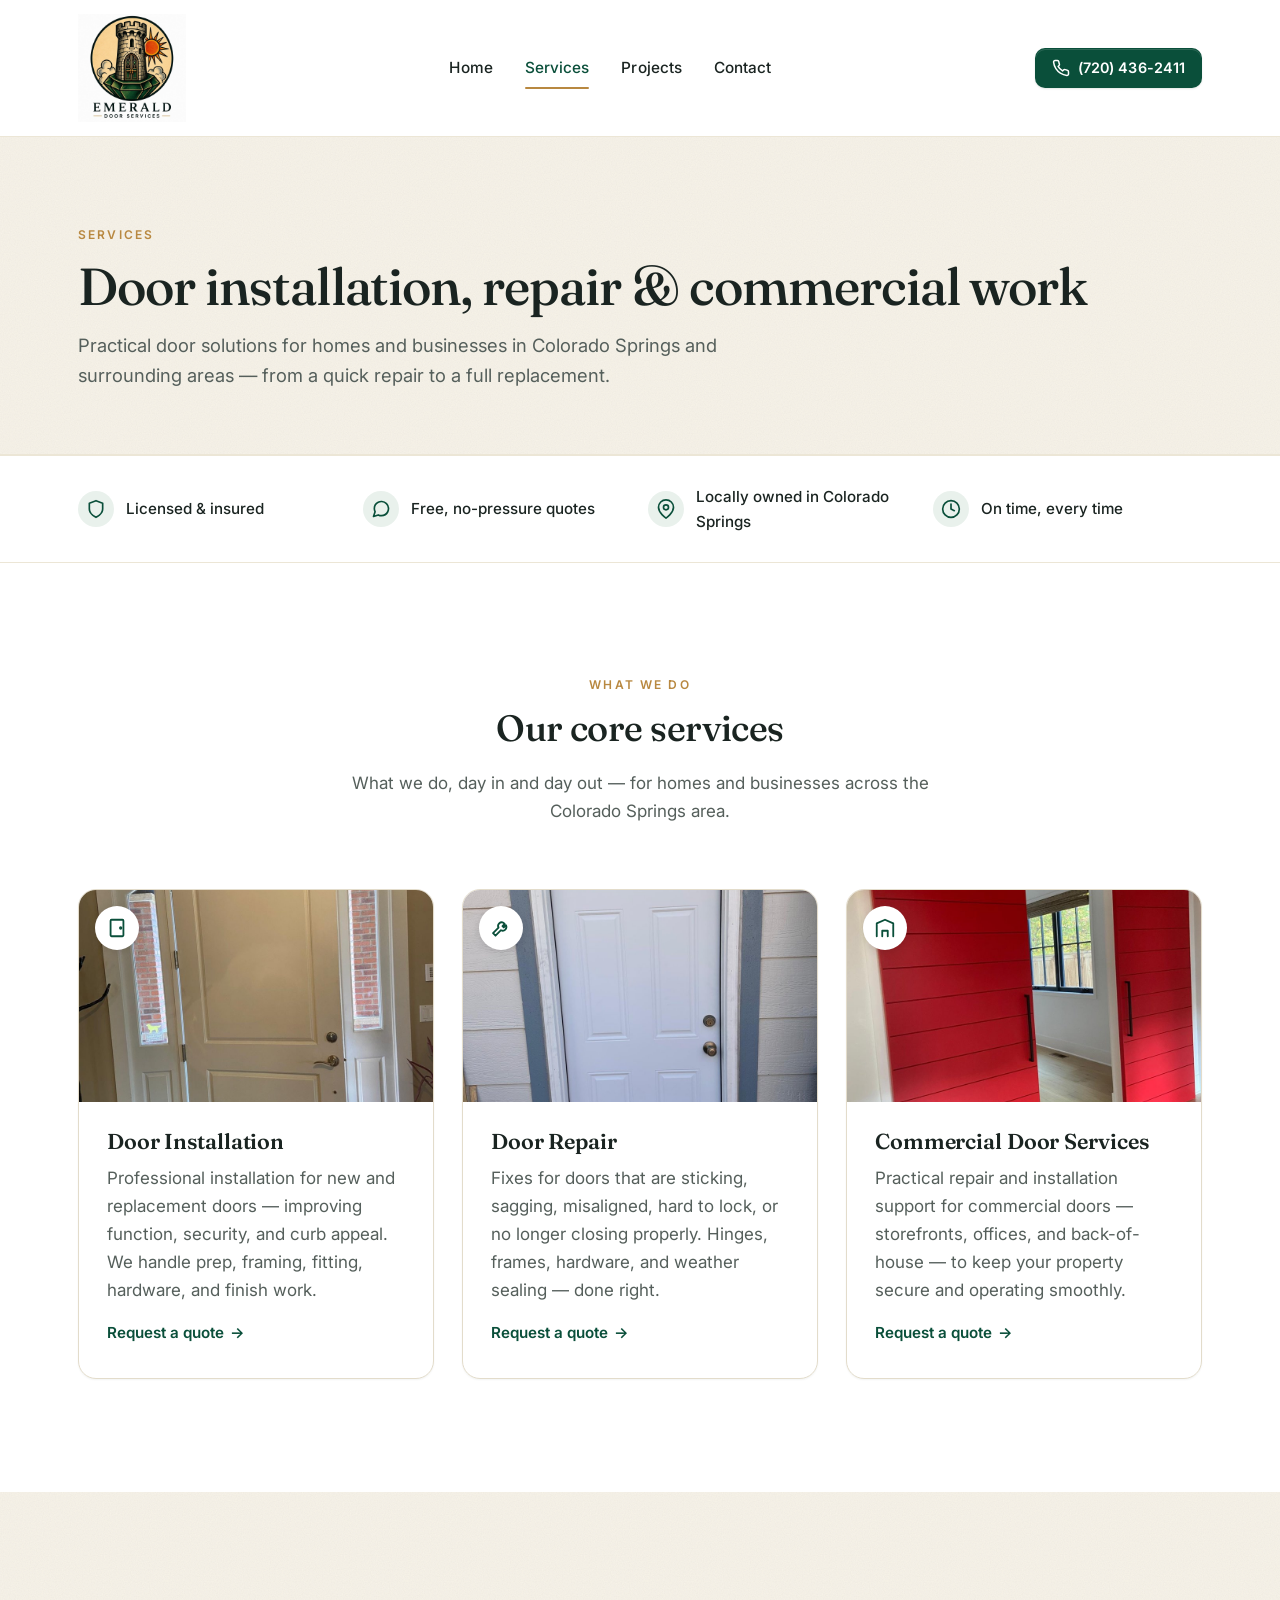
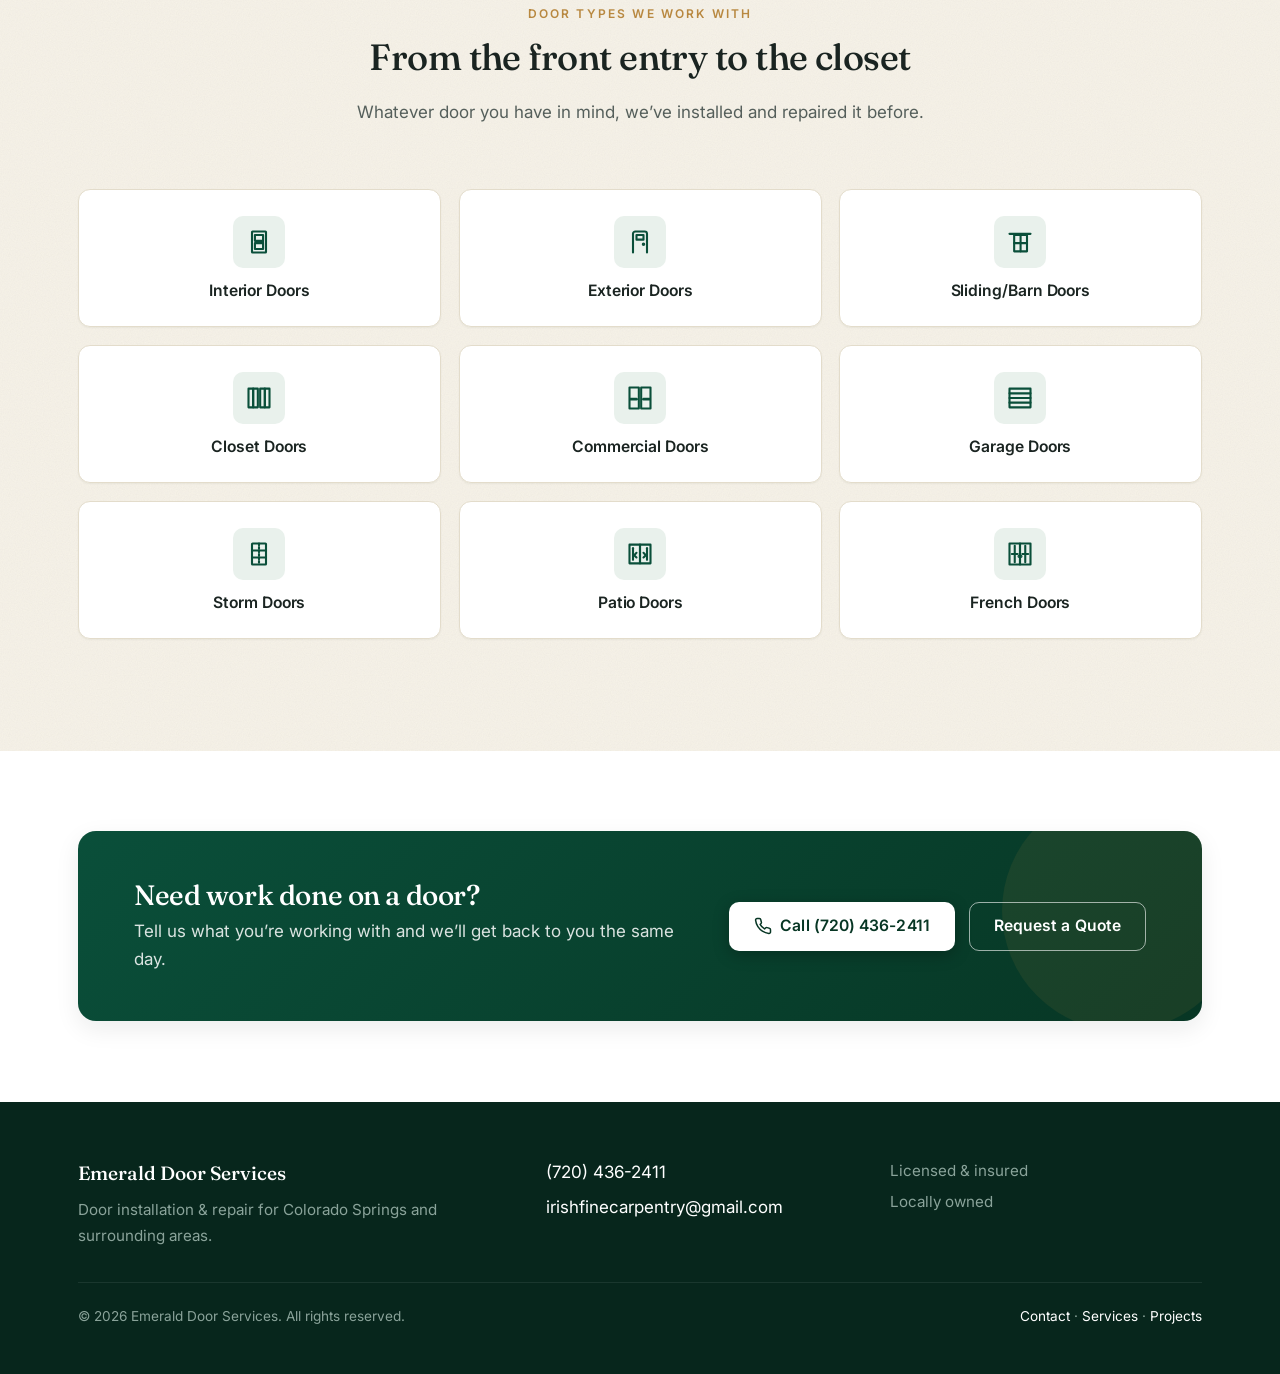
<file: services.html>
<!DOCTYPE html>
<html lang="en">
<head>
  <meta charset="UTF-8" />
  <meta name="viewport" content="width=device-width, initial-scale=1.0" />
  <title>Services | Emerald Door Services</title>
  <meta name="description" content="Door installation, door repair, and commercial door services in Colorado Springs. We work with interior, exterior, sliding, closet, commercial, garage, storm, patio, and French doors." />
  <link rel="preconnect" href="https://fonts.googleapis.com" />
  <link rel="preconnect" href="https://fonts.gstatic.com" crossorigin />
  <link href="https://fonts.googleapis.com/css2?family=Fraunces:opsz,wght@9..144,400;9..144,500;9..144,600&family=Inter:wght@400;500;600&display=swap" rel="stylesheet" />
  <link rel="stylesheet" href="style.css" />
</head>
<body>

  <!-- ============ HEADER / NAV ============ -->
  <header class="site-header">
    <div class="container header-inner">
      <a href="index.html" class="brand" aria-label="Emerald Door Services home">
        <img src="logo.jpg" alt="Emerald Door Services" class="brand-mark-img" />
      </a>

      <nav class="site-nav" aria-label="Primary">
        <a href="index.html">Home</a>
        <a href="services.html" aria-current="page">Services</a>
        <a href="projects.html">Projects</a>
        <a href="contact.html">Contact</a>
      </nav>

      <a href="tel:+17204362411" class="btn btn-primary btn-sm header-cta">
        <svg class="btn-icon" viewBox="0 0 24 24" fill="none" stroke="currentColor" stroke-width="2" stroke-linecap="round" stroke-linejoin="round" aria-hidden="true"><path d="M22 16.92v3a2 2 0 0 1-2.18 2 19.79 19.79 0 0 1-8.63-3.07 19.5 19.5 0 0 1-6-6 19.79 19.79 0 0 1-3.07-8.67A2 2 0 0 1 4.11 2h3a2 2 0 0 1 2 1.72c.13.96.37 1.9.72 2.81a2 2 0 0 1-.45 2.11L8.09 9.91a16 16 0 0 0 6 6l1.27-1.27a2 2 0 0 1 2.11-.45c.91.35 1.85.59 2.81.72A2 2 0 0 1 22 16.92z"/></svg>
        <span class="header-cta-text">(720) 436-2411</span>
      </a>
    </div>
  </header>

  <main id="top">

    <!-- ============ PAGE HEADER ============ -->
    <section class="page-header">
      <div class="container">
        <p class="eyebrow">Services</p>
        <h1>Door installation, repair &amp; commercial work</h1>
        <p class="lead">
          Practical door solutions for homes and businesses in Colorado Springs
          and surrounding areas &mdash; from a quick repair to a full replacement.
        </p>
      </div>
    </section>

    <!-- ============ TRUST STRIP ============ -->
    <section class="trust-strip">
      <div class="container trust-strip-inner">
        <div class="trust-item">
          <div class="trust-item-icon" aria-hidden="true">
            <svg viewBox="0 0 24 24" fill="none" stroke="currentColor" stroke-width="2" stroke-linecap="round" stroke-linejoin="round"><path d="M12 22s8-4 8-10V5l-8-3-8 3v7c0 6 8 10 8 10z"/></svg>
          </div>
          <span>Licensed &amp; insured</span>
        </div>
        <div class="trust-item">
          <div class="trust-item-icon" aria-hidden="true">
            <svg viewBox="0 0 24 24" fill="none" stroke="currentColor" stroke-width="2" stroke-linecap="round" stroke-linejoin="round"><path d="M21 11.5a8.38 8.38 0 0 1-.9 3.8 8.5 8.5 0 0 1-7.6 4.7 8.38 8.38 0 0 1-3.8-.9L3 21l1.9-5.7a8.38 8.38 0 0 1-.9-3.8 8.5 8.5 0 0 1 4.7-7.6 8.38 8.38 0 0 1 3.8-.9h.5a8.48 8.48 0 0 1 8 8v.5z"/></svg>
          </div>
          <span>Free, no-pressure quotes</span>
        </div>
        <div class="trust-item">
          <div class="trust-item-icon" aria-hidden="true">
            <svg viewBox="0 0 24 24" fill="none" stroke="currentColor" stroke-width="2" stroke-linecap="round" stroke-linejoin="round"><path d="M21 10c0 7-9 13-9 13s-9-6-9-13a9 9 0 0 1 18 0z"/><circle cx="12" cy="10" r="3"/></svg>
          </div>
          <span>Locally owned in Colorado Springs</span>
        </div>
        <div class="trust-item">
          <div class="trust-item-icon" aria-hidden="true">
            <svg viewBox="0 0 24 24" fill="none" stroke="currentColor" stroke-width="2" stroke-linecap="round" stroke-linejoin="round"><circle cx="12" cy="12" r="10"/><polyline points="12 6 12 12 16 14"/></svg>
          </div>
          <span>On time, every time</span>
        </div>
      </div>
    </section>

    <!-- ============ SERVICES ============ -->
    <section id="services" class="section">
      <div class="container">
        <header class="section-head">
          <span class="eyebrow">What we do</span>
          <h2>Our core services</h2>
          <p>What we do, day in and day out &mdash; for homes and businesses across the Colorado Springs area.</p>
        </header>

        <div class="service-cards">
          <article class="service-card">
            <div class="service-card-photo">
              <img src="images/projects/project-01.jpg" alt="Door installation work" loading="lazy" />
              <div class="service-card-badge" aria-hidden="true">
                <svg viewBox="0 0 24 24" fill="none" stroke="currentColor" stroke-width="2" stroke-linecap="round" stroke-linejoin="round"><rect x="5" y="3" width="14" height="18" rx="1"/><circle cx="16" cy="12" r="0.8" fill="currentColor"/></svg>
              </div>
            </div>
            <div class="service-card-body">
              <h3>Door Installation</h3>
              <p>Professional installation for new and replacement doors &mdash; improving function, security, and curb appeal. We handle prep, framing, fitting, hardware, and finish work.</p>
              <a href="contact.html" class="service-card-link">Request a quote <span aria-hidden="true">&rarr;</span></a>
            </div>
          </article>

          <article class="service-card">
            <div class="service-card-photo">
              <img src="images/projects/project-15.jpg" alt="Door repair work" loading="lazy" />
              <div class="service-card-badge" aria-hidden="true">
                <svg viewBox="0 0 24 24" fill="none" stroke="currentColor" stroke-width="2" stroke-linecap="round" stroke-linejoin="round"><path d="M14.7 6.3a4 4 0 0 0-5.4 5.4l-6 6 2.7 2.7 6-6a4 4 0 0 0 5.4-5.4l-2.4 2.4-1.4-1.4 2.4-2.4z"/></svg>
              </div>
            </div>
            <div class="service-card-body">
              <h3>Door Repair</h3>
              <p>Fixes for doors that are sticking, sagging, misaligned, hard to lock, or no longer closing properly. Hinges, frames, hardware, and weather sealing &mdash; done right.</p>
              <a href="contact.html" class="service-card-link">Request a quote <span aria-hidden="true">&rarr;</span></a>
            </div>
          </article>

          <article class="service-card">
            <div class="service-card-photo">
              <img src="images/projects/project-22.jpg" alt="Commercial door services" loading="lazy" />
              <div class="service-card-badge" aria-hidden="true">
                <svg viewBox="0 0 24 24" fill="none" stroke="currentColor" stroke-width="2" stroke-linecap="round" stroke-linejoin="round"><path d="M3 21V7l9-4 9 4v14"/><path d="M9 21v-6h6v6"/></svg>
              </div>
            </div>
            <div class="service-card-body">
              <h3>Commercial Door Services</h3>
              <p>Practical repair and installation support for commercial doors &mdash; storefronts, offices, and back-of-house &mdash; to keep your property secure and operating smoothly.</p>
              <a href="contact.html" class="service-card-link">Request a quote <span aria-hidden="true">&rarr;</span></a>
            </div>
          </article>
        </div>
      </div>
    </section>

    <!-- ============ DOOR TYPES ============ -->
    <section id="door-types" class="section section-alt">
      <div class="container">
        <header class="section-head">
          <span class="eyebrow">Door types we work with</span>
          <h2>From the front entry to the closet</h2>
          <p>Whatever door you have in mind, we&rsquo;ve installed and repaired it before.</p>
        </header>

        <div class="door-types-grid">
          <article class="door-tile">
            <div class="door-tile-icon" aria-hidden="true">
              <svg viewBox="0 0 24 24" fill="none" stroke="currentColor" stroke-width="1.8" stroke-linecap="round" stroke-linejoin="round">
                <rect x="6" y="3" width="12" height="18" rx="0.5"/>
                <rect x="8.5" y="6" width="7" height="5"/>
                <rect x="8.5" y="13" width="7" height="5"/>
                <circle cx="15" cy="12" r="0.6" fill="currentColor"/>
              </svg>
            </div>
            <h3>Interior Doors</h3>
          </article>

          <article class="door-tile">
            <div class="door-tile-icon" aria-hidden="true">
              <svg viewBox="0 0 24 24" fill="none" stroke="currentColor" stroke-width="1.8" stroke-linecap="round" stroke-linejoin="round">
                <path d="M6 21V5a2 2 0 0 1 2-2h8a2 2 0 0 1 2 2v16"/>
                <rect x="9" y="6" width="6" height="4"/>
                <circle cx="15" cy="14" r="0.6" fill="currentColor"/>
              </svg>
            </div>
            <h3>Exterior Doors</h3>
          </article>

          <article class="door-tile">
            <div class="door-tile-icon" aria-hidden="true">
              <svg viewBox="0 0 24 24" fill="none" stroke="currentColor" stroke-width="1.8" stroke-linecap="round" stroke-linejoin="round">
                <line x1="3" y1="5" x2="21" y2="5"/>
                <rect x="7" y="6" width="11" height="14"/>
                <line x1="7" y1="13" x2="18" y2="13"/>
                <line x1="12.5" y1="6" x2="12.5" y2="20"/>
              </svg>
            </div>
            <h3>Sliding/Barn Doors</h3>
          </article>

          <article class="door-tile">
            <div class="door-tile-icon" aria-hidden="true">
              <svg viewBox="0 0 24 24" fill="none" stroke="currentColor" stroke-width="1.8" stroke-linecap="round" stroke-linejoin="round">
                <rect x="3" y="4" width="4" height="16"/>
                <rect x="7" y="4" width="4" height="16"/>
                <rect x="13" y="4" width="4" height="16"/>
                <rect x="17" y="4" width="4" height="16"/>
              </svg>
            </div>
            <h3>Closet Doors</h3>
          </article>

          <article class="door-tile">
            <div class="door-tile-icon" aria-hidden="true">
              <svg viewBox="0 0 24 24" fill="none" stroke="currentColor" stroke-width="1.8" stroke-linecap="round" stroke-linejoin="round">
                <rect x="3" y="3" width="8" height="18"/>
                <rect x="13" y="3" width="8" height="18"/>
                <line x1="4" y1="13" x2="9" y2="13" stroke-width="2.4"/>
                <line x1="15" y1="13" x2="20" y2="13" stroke-width="2.4"/>
              </svg>
            </div>
            <h3>Commercial Doors</h3>
          </article>

          <article class="door-tile">
            <div class="door-tile-icon" aria-hidden="true">
              <svg viewBox="0 0 24 24" fill="none" stroke="currentColor" stroke-width="1.8" stroke-linecap="round" stroke-linejoin="round">
                <rect x="3" y="4" width="18" height="16"/>
                <line x1="3" y1="8" x2="21" y2="8"/>
                <line x1="3" y1="12" x2="21" y2="12"/>
                <line x1="3" y1="16" x2="21" y2="16"/>
              </svg>
            </div>
            <h3>Garage Doors</h3>
          </article>

          <article class="door-tile">
            <div class="door-tile-icon" aria-hidden="true">
              <svg viewBox="0 0 24 24" fill="none" stroke="currentColor" stroke-width="1.8" stroke-linecap="round" stroke-linejoin="round">
                <rect x="6" y="3" width="12" height="18" rx="0.5"/>
                <line x1="6" y1="9" x2="18" y2="9"/>
                <line x1="6" y1="15" x2="18" y2="15"/>
                <line x1="12" y1="3" x2="12" y2="21" stroke-dasharray="1.5 1.5"/>
              </svg>
            </div>
            <h3>Storm Doors</h3>
          </article>

          <article class="door-tile">
            <div class="door-tile-icon" aria-hidden="true">
              <svg viewBox="0 0 24 24" fill="none" stroke="currentColor" stroke-width="1.8" stroke-linecap="round" stroke-linejoin="round">
                <rect x="3" y="4" width="9" height="16"/>
                <rect x="12" y="4" width="9" height="16"/>
                <line x1="6" y1="7" x2="6" y2="17"/>
                <line x1="18" y1="7" x2="18" y2="17"/>
                <path d="M9 11l-2 2 2 2"/>
                <path d="M15 11l2 2-2 2"/>
              </svg>
            </div>
            <h3>Patio Doors</h3>
          </article>

          <article class="door-tile">
            <div class="door-tile-icon" aria-hidden="true">
              <svg viewBox="0 0 24 24" fill="none" stroke="currentColor" stroke-width="1.8" stroke-linecap="round" stroke-linejoin="round">
                <rect x="3" y="3" width="9" height="18"/>
                <rect x="12" y="3" width="9" height="18"/>
                <line x1="5" y1="12" x2="10" y2="12"/>
                <line x1="7.5" y1="5" x2="7.5" y2="19"/>
                <line x1="14" y1="12" x2="19" y2="12"/>
                <line x1="16.5" y1="5" x2="16.5" y2="19"/>
                <circle cx="11.2" cy="14" r="0.5" fill="currentColor"/>
                <circle cx="12.8" cy="14" r="0.5" fill="currentColor"/>
              </svg>
            </div>
            <h3>French Doors</h3>
          </article>
        </div>
      </div>
    </section>

    <!-- ============ CONTACT CTA ============ -->
    <section class="contact-cta">
      <div class="container">
        <div class="cta-band">
          <div>
            <h2>Need work done on a door?</h2>
            <p>Tell us what you&rsquo;re working with and we&rsquo;ll get back to you the same day.</p>
          </div>
          <div class="cta-row">
            <a href="tel:+17204362411" class="btn btn-on-photo">
              <svg class="btn-icon" viewBox="0 0 24 24" fill="none" stroke="currentColor" stroke-width="2" stroke-linecap="round" stroke-linejoin="round" aria-hidden="true"><path d="M22 16.92v3a2 2 0 0 1-2.18 2 19.79 19.79 0 0 1-8.63-3.07 19.5 19.5 0 0 1-6-6 19.79 19.79 0 0 1-3.07-8.67A2 2 0 0 1 4.11 2h3a2 2 0 0 1 2 1.72c.13.96.37 1.9.72 2.81a2 2 0 0 1-.45 2.11L8.09 9.91a16 16 0 0 0 6 6l1.27-1.27a2 2 0 0 1 2.11-.45c.91.35 1.85.59 2.81.72A2 2 0 0 1 22 16.92z"/></svg>
              Call (720) 436-2411
            </a>
            <a href="contact.html" class="btn btn-on-photo btn-secondary-on-photo">Request a Quote</a>
          </div>
        </div>
      </div>
    </section>

  </main>

  <!-- ============ FOOTER ============ -->
  <footer class="site-footer">
    <div class="container">
      <div class="footer-inner">
        <div>
          <p class="brand-name">Emerald Door Services</p>
          <p class="muted">Door installation &amp; repair for Colorado Springs and surrounding areas.</p>
        </div>
        <div>
          <p><a href="tel:+17204362411">(720) 436-2411</a></p>
          <p><a href="mailto:irishfinecarpentry@gmail.com">irishfinecarpentry@gmail.com</a></p>
        </div>
        <div class="muted">
          <p>Licensed &amp; insured</p>
          <p>Locally owned</p>
        </div>
      </div>
      <div class="footer-bottom">
        <p>&copy; <span class="year">2026</span> Emerald Door Services. All rights reserved.</p>
        <p><a href="contact.html">Contact</a> &middot; <a href="services.html">Services</a> &middot; <a href="projects.html">Projects</a></p>
      </div>
    </div>
  </footer>

  <script src="main.js" defer></script>
</body>
</html>
</file>
<file: style.css>
/* =========================================================
   Emerald Door Services — style.css
   Redesigned: premium local contractor, photo-driven, calm.
   Sections:
   1.  Variables, reset, base typography
   2.  Layout helpers
   3.  Buttons + CTAs
   4.  Header / nav
   5.  Hero (photo-driven)
   6.  Page header (sub-pages)
   7.  Section rhythm + paper texture
   8.  Service cards (photo-headed)
   9.  Why-us features
   10. Door tiles
   11. Recent-work teaser grid
   12. Trust strip
   13. About
   14. Reviews
   15. Projects slider
   16. CTA band
   17. Contact + form
   18. Footer
   19. Responsive tweaks
   ========================================================= */

/* ---------- 1. Variables, reset, typography ---------- */
:root {
  /* Typography */
  --font-serif: "Fraunces", "Cormorant Garamond", Georgia, "Times New Roman", serif;
  --font-sans:  "Inter", -apple-system, BlinkMacSystemFont, "Segoe UI", Roboto, "Helvetica Neue", Arial, sans-serif;

  /* Brand greens (deep emerald discipline) */
  --green-900: #073624;   /* darkest, for hovers and on-photo overlays */
  --green-800: #0a4f3a;   /* deep emerald, headings on cream, primary brand */
  --green-700: #0f6b4f;   /* mid emerald, primary buttons */
  --green-600: #168760;   /* accent rule, used sparingly */
  --green-50:  #e9f1ec;   /* very light wash */

  /* Brass accent (warm, dignified, used sparingly) */
  --brass:      #b88840;
  --brass-soft: #d6b87a;

  /* Neutrals — warm, paper-feel */
  --ink:       #1a2421;
  --ink-soft:  #555f5b;
  --ink-mute:  #7a8480;
  --cream:     #f7f3e9;
  --cream-deep:#efe8d5;
  --line:      #e3dccb;
  --line-soft: #ece6d6;
  --white:     #ffffff;

  /* Surface */
  --radius:    12px;
  --radius-lg: 18px;
  --shadow-sm: 0 1px 2px rgba(10, 30, 25, 0.05);
  --shadow-md: 0 8px 24px rgba(10, 30, 25, 0.08);
  --shadow-lg: 0 22px 50px rgba(10, 30, 25, 0.14);
  --shadow-inset-hi: inset 0 1px 0 rgba(255, 255, 255, 0.14);

  --max-width: 1180px;
}

*,
*::before,
*::after {
  box-sizing: border-box;
}

html {
  scroll-behavior: smooth;
}

body {
  margin: 0;
  font-family: var(--font-sans);
  font-size: 17px;
  line-height: 1.65;
  color: var(--ink);
  background: var(--white);
  -webkit-font-smoothing: antialiased;
  text-rendering: optimizeLegibility;
}

/* ---------- Motion primitives ---------- */
:root {
  --ease-out: cubic-bezier(0.22, 1, 0.36, 1);
}

@media (prefers-reduced-motion: no-preference) {
  .reveal {
    opacity: 0;
    transform: translateY(18px);
    transition: opacity 0.7s var(--ease-out), transform 0.7s var(--ease-out);
    will-change: opacity, transform;
  }
  .reveal.in-view {
    opacity: 1;
    transform: translateY(0);
  }
}

img {
  max-width: 100%;
  display: block;
}

a {
  color: var(--green-700);
  text-decoration: none;
  transition: color 0.15s ease;
}

a:hover {
  color: var(--green-900);
}

/* Headings — Fraunces, lighter weight for elegance */
h1, h2, h3, h4 {
  font-family: var(--font-serif);
  color: var(--ink);
  line-height: 1.15;
  margin: 0 0 0.55em;
  letter-spacing: -0.015em;
  font-weight: 500;
}

h1 {
  font-size: clamp(2.25rem, 3.5vw + 1rem, 3.75rem);
  font-weight: 500;
  letter-spacing: -0.02em;
}

h2 {
  font-size: clamp(1.75rem, 1.6vw + 1rem, 2.5rem);
  font-weight: 500;
}

h3 {
  font-size: 1.25rem;
  font-weight: 600;
  letter-spacing: -0.005em;
}

p {
  margin: 0 0 1em;
}

/* Eyebrow label — small, brass, restrained */
.eyebrow {
  font-family: var(--font-sans);
  text-transform: uppercase;
  letter-spacing: 0.18em;
  font-size: 0.75rem;
  font-weight: 600;
  color: var(--brass);
  margin-bottom: 1em;
}

.lead {
  font-size: 1.15rem;
  color: var(--ink-soft);
  max-width: 56ch;
}

.muted {
  color: var(--ink-mute);
  font-size: 0.95rem;
}

/* ---------- 2. Layout helpers ---------- */
.container {
  width: 100%;
  max-width: var(--max-width);
  margin: 0 auto;
  padding: 0 28px;
}

.section {
  padding: 112px 0;
}

.section-alt {
  background-color: var(--cream);
  /* Paper grain — extremely subtle SVG noise, 4% alpha */
  background-image: url("data:image/svg+xml;utf8,<svg xmlns='http://www.w3.org/2000/svg' width='240' height='240'><filter id='n'><feTurbulence type='fractalNoise' baseFrequency='0.85' numOctaves='2' stitchTiles='stitch'/><feColorMatrix values='0 0 0 0 0.12 0 0 0 0 0.10 0 0 0 0 0.06 0 0 0 0.05 0'/></filter><rect width='100%' height='100%' filter='url(%23n)'/></svg>");
  background-repeat: repeat;
}

.section-head {
  text-align: center;
  margin: 0 auto 64px;
  max-width: 640px;
}

.section-head .eyebrow {
  display: block;
}

.section-head p {
  color: var(--ink-soft);
  margin: 0;
}

.section-foot {
  text-align: center;
  margin: 56px 0 0;
}

.grid {
  display: grid;
  gap: 28px;
}

.grid-3 {
  grid-template-columns: repeat(3, 1fr);
}

/* ---------- 3. Buttons ---------- */
.btn {
  --btn-bg: var(--green-700);
  --btn-fg: #fff;
  --btn-border: transparent;
  display: inline-flex;
  align-items: center;
  justify-content: center;
  gap: 8px;
  padding: 14px 24px;
  border-radius: 10px;
  font-family: var(--font-sans);
  font-weight: 600;
  font-size: 0.98rem;
  text-align: center;
  border: 1px solid var(--btn-border);
  background: var(--btn-bg);
  color: var(--btn-fg);
  cursor: pointer;
  transition:
    background 0.15s ease,
    color 0.15s ease,
    border-color 0.15s ease,
    box-shadow 0.2s ease,
    transform 0.15s ease;
  text-decoration: none;
  line-height: 1.2;
  letter-spacing: 0.005em;
}

.btn:hover {
  text-decoration: none;
}

.btn .btn-icon {
  width: 18px;
  height: 18px;
  flex: 0 0 18px;
}

.btn-primary {
  --btn-bg: var(--green-700);
  --btn-fg: #fff;
  box-shadow: var(--shadow-inset-hi), 0 1px 2px rgba(7, 54, 36, 0.12);
}

.btn-primary:hover {
  --btn-bg: var(--green-900);
  color: #fff;
  transform: translateY(-1px);
  box-shadow: var(--shadow-inset-hi), 0 8px 22px rgba(7, 54, 36, 0.22);
}

.btn-secondary {
  --btn-bg: transparent;
  --btn-fg: var(--green-800);
  --btn-border: var(--green-800);
}

.btn-secondary:hover {
  --btn-bg: var(--green-800);
  --btn-fg: #fff;
  color: #fff;
  transform: translateY(-1px);
}

.btn-ghost {
  --btn-bg: transparent;
  --btn-fg: var(--ink);
  --btn-border: var(--line);
}

.btn-ghost:hover {
  --btn-border: var(--ink);
  color: var(--ink);
}

/* Light-on-dark button variant for hero overlay */
.btn-on-photo {
  --btn-bg: #fff;
  --btn-fg: var(--green-900);
  box-shadow: 0 4px 16px rgba(0, 0, 0, 0.25);
}

.btn-on-photo:hover {
  --btn-bg: var(--cream);
  color: var(--green-900);
  transform: translateY(-1px);
}

.btn-on-photo.btn-secondary-on-photo {
  --btn-bg: transparent;
  --btn-fg: #fff;
  --btn-border: rgba(255, 255, 255, 0.6);
  box-shadow: none;
}

.btn-on-photo.btn-secondary-on-photo:hover {
  --btn-bg: rgba(255, 255, 255, 0.12);
  --btn-fg: #fff;
  --btn-border: #fff;
  color: #fff;
}

.btn-sm {
  padding: 10px 16px;
  font-size: 0.9rem;
}

.btn-block {
  display: block;
  width: 100%;
}

.cta-row {
  display: flex;
  flex-wrap: wrap;
  gap: 14px;
  margin-top: 24px;
}

/* Inline text link with brass underline on hover */
.link-arrow {
  font-family: var(--font-sans);
  color: var(--green-800);
  font-weight: 600;
  display: inline-flex;
  align-items: center;
  gap: 6px;
  padding-bottom: 2px;
  border-bottom: 1px solid transparent;
  transition: border-color 0.2s ease, color 0.15s ease;
}

.link-arrow:hover {
  border-bottom-color: var(--brass);
  color: var(--green-900);
}

.link-arrow .arrow {
  transition: transform 0.2s ease;
}

.link-arrow:hover .arrow {
  transform: translateX(3px);
}

/* ---------- 4. Header / nav ---------- */
.site-header {
  position: sticky;
  top: 0;
  z-index: 50;
  background: rgba(255, 255, 255, 0.92);
  backdrop-filter: saturate(140%) blur(10px);
  -webkit-backdrop-filter: saturate(140%) blur(10px);
  border-bottom: 1px solid var(--line-soft);
  transition: box-shadow 0.3s var(--ease-out),
              background-color 0.3s var(--ease-out),
              border-color 0.3s var(--ease-out);
}

.site-header.scrolled {
  background: rgba(255, 255, 255, 0.96);
  box-shadow: 0 6px 24px rgba(7, 36, 28, 0.07);
  border-bottom-color: transparent;
}

.header-inner {
  display: flex;
  align-items: center;
  justify-content: space-between;
  gap: 16px;
  padding-top: 14px;
  padding-bottom: 14px;
  transition: padding 0.3s var(--ease-out);
}

.site-header.scrolled .header-inner {
  padding-top: 10px;
  padding-bottom: 10px;
}

.site-header.scrolled .brand-mark-img {
  width: 86px;
  height: 86px;
}

.brand {
  display: flex;
  align-items: center;
  gap: 12px;
  color: var(--ink);
}

.brand:hover {
  text-decoration: none;
}

.brand-mark-img {
  width: 108px;
  height: 108px;
  object-fit: contain;
  display: block;
  transition: transform 0.25s var(--ease-out),
              width 0.3s var(--ease-out),
              height 0.3s var(--ease-out);
}

@media (hover: hover) {
  .brand:hover .brand-mark-img {
    transform: scale(1.05) rotate(-2deg);
  }
}

.site-nav {
  display: flex;
  gap: 32px;
}

.site-nav a {
  color: var(--ink);
  font-family: var(--font-sans);
  font-weight: 500;
  font-size: 0.96rem;
  letter-spacing: 0.005em;
  padding: 6px 0;
  position: relative;
}

.site-nav a::after {
  content: "";
  position: absolute;
  left: 0;
  right: 0;
  bottom: -2px;
  height: 2px;
  background: var(--brass);
  border-radius: 2px;
  transform: scaleX(0);
  transform-origin: left center;
  transition: transform 0.4s var(--ease-out);
}

.site-nav a:hover {
  color: var(--green-800);
  text-decoration: none;
}

@media (hover: hover) {
  .site-nav a:hover::after {
    transform: scaleX(0.55);
  }
}

.site-nav a[aria-current="page"] {
  color: var(--green-800);
}

.site-nav a[aria-current="page"]::after {
  transform: scaleX(1);
}

.header-cta {
  --btn-bg: var(--green-800);
}

/* ---------- 5. Hero (photo-driven) ---------- */
.hero {
  position: relative;
  min-height: 620px;
  display: flex;
  align-items: center;
  color: #fff;
  overflow: hidden;
  isolation: isolate;
}

.hero::before {
  content: "";
  position: absolute;
  inset: 0;
  background-image:
    linear-gradient(105deg, rgba(7, 36, 28, 0.92) 0%, rgba(7, 36, 28, 0.74) 40%, rgba(7, 36, 28, 0.36) 75%, rgba(7, 36, 28, 0.18) 100%),
    var(--hero-photo, url("images/carpentry-1.jpg"));
  background-size: cover;
  background-position: center;
  z-index: -1;
  transform: scale(1.02);
}

.hero-inner {
  padding: 96px 0 88px;
  max-width: 720px;
}

.hero .eyebrow {
  color: var(--brass-soft);
}

.hero h1 {
  color: #fff;
  margin-bottom: 0.5em;
  text-shadow: 0 1px 2px rgba(0, 0, 0, 0.25);
}

.hero .lead {
  color: rgba(255, 255, 255, 0.92);
  max-width: 56ch;
  font-size: 1.18rem;
}

.hero-points {
  list-style: none;
  margin: 32px 0 0;
  padding: 0;
  display: flex;
  flex-wrap: wrap;
  gap: 8px 24px;
}

.hero-points li {
  position: relative;
  padding-left: 22px;
  font-size: 0.95rem;
  color: rgba(255, 255, 255, 0.88);
  letter-spacing: 0.01em;
}

.hero-points li::before {
  content: "";
  position: absolute;
  left: 0;
  top: 0.6em;
  width: 8px;
  height: 8px;
  border-radius: 50%;
  background: var(--brass-soft);
  box-shadow: 0 0 0 2px rgba(214, 184, 122, 0.25);
}

.hero .cta-row {
  margin-top: 32px;
}

/* ---------- 6. Page header (sub-pages) ---------- */
.page-header {
  background: var(--cream);
  background-image: url("data:image/svg+xml;utf8,<svg xmlns='http://www.w3.org/2000/svg' width='240' height='240'><filter id='n'><feTurbulence type='fractalNoise' baseFrequency='0.85' numOctaves='2' stitchTiles='stitch'/><feColorMatrix values='0 0 0 0 0.12 0 0 0 0 0.10 0 0 0 0 0.06 0 0 0 0.05 0'/></filter><rect width='100%' height='100%' filter='url(%23n)'/></svg>");
  background-repeat: repeat;
  padding: 88px 0 64px;
  border-bottom: 1px solid var(--line-soft);
}

.page-header h1 {
  margin-bottom: 0.25em;
  font-size: clamp(2rem, 3vw + 1rem, 3.25rem);
}

.page-header .lead {
  margin-bottom: 0;
  max-width: 60ch;
}

/* ---------- 7. (Section rhythm declared above) ---------- */

/* ---------- 8. Service cards (photo-headed) ---------- */
.service-cards {
  display: grid;
  grid-template-columns: repeat(3, 1fr);
  gap: 28px;
}

.service-card {
  background: #fff;
  border-radius: var(--radius-lg);
  overflow: hidden;
  border: 1px solid var(--line);
  box-shadow: var(--shadow-sm);
  display: flex;
  flex-direction: column;
  transition: transform 0.25s ease, box-shadow 0.25s ease, border-color 0.25s ease;
}

.service-card:hover {
  transform: translateY(-4px);
  box-shadow: var(--shadow-md);
  border-color: var(--line-soft);
}

.service-card-photo {
  position: relative;
  aspect-ratio: 5 / 3;
  overflow: hidden;
  background: var(--cream-deep);
}

.service-card-photo img {
  width: 100%;
  height: 100%;
  object-fit: cover;
  transition: transform 0.6s ease;
}

.service-card:hover .service-card-photo img {
  transform: scale(1.05);
}

.service-card-badge {
  position: absolute;
  top: 16px;
  left: 16px;
  width: 44px;
  height: 44px;
  border-radius: 50%;
  background: #fff;
  color: var(--green-800);
  display: flex;
  align-items: center;
  justify-content: center;
  box-shadow: 0 2px 10px rgba(0, 0, 0, 0.12);
}

.service-card-badge svg {
  width: 22px;
  height: 22px;
}

.service-card-body {
  padding: 28px 28px 30px;
  flex: 1;
  display: flex;
  flex-direction: column;
}

.service-card-body h3 {
  margin-bottom: 0.4em;
  font-size: 1.35rem;
}

.service-card-body p {
  color: var(--ink-soft);
  margin-bottom: 16px;
  flex: 1;
}

.service-card-link {
  font-family: var(--font-sans);
  color: var(--green-800);
  font-weight: 600;
  font-size: 0.95rem;
  display: inline-flex;
  align-items: center;
  gap: 6px;
  padding-bottom: 2px;
  border-bottom: 1px solid transparent;
  transition: border-color 0.2s ease, color 0.15s ease, gap 0.2s ease;
  align-self: flex-start;
}

.service-card-link:hover {
  border-bottom-color: var(--brass);
  color: var(--green-900);
  gap: 10px;
}

/* ---------- 9. Why-us / features ---------- */
.features {
  display: grid;
  grid-template-columns: repeat(3, 1fr);
  gap: 40px;
}

.feature {
  padding: 0;
  position: relative;
}

.feature-num {
  font-family: var(--font-serif);
  font-style: italic;
  font-weight: 400;
  color: var(--brass);
  font-size: 2.5rem;
  line-height: 1;
  margin-bottom: 18px;
  letter-spacing: -0.02em;
}

.feature::before {
  content: "";
  display: block;
  width: 36px;
  height: 2px;
  background: var(--green-700);
  margin-bottom: 22px;
  border-radius: 2px;
}

.feature h3 {
  margin-bottom: 0.5em;
  font-size: 1.3rem;
}

.feature p {
  color: var(--ink-soft);
  margin-bottom: 0;
}

/* ---------- 10. Door tiles (existing, refined) ---------- */
.door-types-grid {
  display: grid;
  grid-template-columns: repeat(3, 1fr);
  gap: 18px;
}

.door-tile {
  background: #fff;
  border: 1px solid var(--line);
  border-radius: var(--radius);
  padding: 26px 18px;
  box-shadow: var(--shadow-sm);
  display: flex;
  flex-direction: column;
  align-items: center;
  text-align: center;
  gap: 14px;
}

.door-tile-icon {
  width: 52px;
  height: 52px;
  border-radius: 10px;
  background: var(--green-50);
  color: var(--green-800);
  display: flex;
  align-items: center;
  justify-content: center;
}

.door-tile-icon svg {
  width: 28px;
  height: 28px;
}

.door-tile h3 {
  font-family: var(--font-sans);
  font-size: 0.98rem;
  font-weight: 600;
  letter-spacing: -0.005em;
  margin: 0;
  color: var(--ink);
}

/* ---------- 11. Recent-work teaser grid (home) ---------- */
.work-teaser {
  display: grid;
  grid-template-columns: 1.4fr 1fr 1fr;
  gap: 16px;
  margin-bottom: 32px;
}

.work-teaser a {
  display: block;
  aspect-ratio: 4 / 5;
  border-radius: var(--radius);
  overflow: hidden;
  background: var(--cream-deep);
  position: relative;
}

.work-teaser a:first-child {
  aspect-ratio: auto;
  grid-row: span 2;
}

.work-teaser img {
  width: 100%;
  height: 100%;
  object-fit: cover;
  transition: transform 0.6s ease;
}

.work-teaser a:hover img {
  transform: scale(1.04);
}

/* ---------- 12. Trust strip ---------- */
.trust-strip {
  background: #fff;
  border-top: 1px solid var(--line-soft);
  border-bottom: 1px solid var(--line-soft);
  padding: 28px 0;
}

.trust-strip-inner {
  display: grid;
  grid-template-columns: repeat(4, 1fr);
  gap: 16px;
  align-items: center;
}

.trust-item {
  display: flex;
  align-items: center;
  gap: 12px;
  color: var(--ink);
  font-weight: 500;
  font-size: 0.95rem;
}

.trust-item-icon {
  width: 36px;
  height: 36px;
  border-radius: 50%;
  background: var(--green-50);
  color: var(--green-800);
  display: flex;
  align-items: center;
  justify-content: center;
  flex: 0 0 36px;
}

.trust-item-icon svg {
  width: 20px;
  height: 20px;
}

/* ---------- 13. About ---------- */
.about-inner {
  display: grid;
  grid-template-columns: 1fr 1fr;
  gap: 80px;
  align-items: center;
}

.about-copy p {
  color: var(--ink-soft);
}

.about-image {
  position: relative;
}

.about-image img {
  width: 100%;
  aspect-ratio: 4 / 5;
  object-fit: cover;
  border-radius: var(--radius-lg);
  box-shadow: var(--shadow-md);
}

.about-image::after {
  content: "";
  position: absolute;
  inset: 18px -18px -18px 18px;
  border: 2px solid var(--brass);
  border-radius: var(--radius-lg);
  z-index: -1;
  opacity: 0.7;
}

/* ---------- 14. Reviews ---------- */
.reviews-grid {
  display: grid;
  grid-template-columns: repeat(3, 1fr);
  gap: 28px;
}

.review {
  background: #fff;
  border: 1px solid var(--line);
  border-radius: var(--radius);
  padding: 32px 28px;
  margin: 0;
  position: relative;
}

.review::before {
  content: "\201C";
  position: absolute;
  top: -8px;
  left: 22px;
  font-family: var(--font-serif);
  font-size: 4.5rem;
  line-height: 1;
  color: var(--brass);
  font-weight: 400;
}

.review p {
  color: var(--ink);
  font-size: 1.02rem;
  margin-bottom: 16px;
  margin-top: 12px;
  font-family: var(--font-serif);
  font-style: italic;
  font-weight: 400;
  letter-spacing: 0.005em;
  line-height: 1.5;
}

.review footer {
  color: var(--ink-soft);
  font-size: 0.88rem;
  font-weight: 500;
  letter-spacing: 0.02em;
  text-transform: uppercase;
}

/* ---------- 15. Projects horizontal slider ---------- */
.projects-slider {
  position: relative;
  margin: 0 -8px;
}

.slider-track {
  display: flex;
  gap: 18px;
  overflow-x: auto;
  overflow-y: hidden;
  scroll-snap-type: x mandatory;
  scroll-behavior: smooth;
  padding: 4px 8px 14px;
  scrollbar-width: none;
  -ms-overflow-style: none;
  -webkit-overflow-scrolling: touch;
}

.slider-track::-webkit-scrollbar {
  display: none;
}

.slider-track:focus {
  outline: none;
}

.slider-track img {
  flex: 0 0 auto;
  width: 400px;
  height: 300px;
  object-fit: cover;
  scroll-snap-align: start;
  border-radius: var(--radius);
  background: var(--cream-deep);
  box-shadow: var(--shadow-sm);
}

.slider-btn {
  position: absolute;
  top: 50%;
  transform: translateY(-50%);
  width: 50px;
  height: 50px;
  border-radius: 50%;
  border: 1px solid var(--line);
  background: #fff;
  color: var(--ink);
  cursor: pointer;
  display: flex;
  align-items: center;
  justify-content: center;
  box-shadow: var(--shadow-md);
  z-index: 5;
  transition: background 0.15s ease, color 0.15s ease, opacity 0.15s ease, transform 0.15s ease;
  padding: 0;
}

.slider-btn svg {
  width: 22px;
  height: 22px;
}

.slider-btn:hover {
  background: var(--green-800);
  color: #fff;
  border-color: var(--green-800);
}

.slider-btn:disabled {
  opacity: 0.3;
  cursor: default;
  transform: translateY(-50%);
}

.slider-btn:disabled:hover {
  background: #fff;
  color: var(--ink);
  border-color: var(--line);
}

.slider-prev {
  left: -24px;
}

.slider-next {
  right: -24px;
}

.slider-hint {
  text-align: center;
  margin-top: 18px;
  font-size: 0.88rem;
  letter-spacing: 0.04em;
}

/* ---------- 16. Contact CTA band ---------- */
.contact-cta {
  padding: 80px 0;
}

.cta-band {
  display: grid;
  grid-template-columns: 1fr auto;
  align-items: center;
  gap: 32px;
  padding: 48px 56px;
  background: var(--green-800);
  background-image: linear-gradient(135deg, var(--green-800) 0%, var(--green-900) 100%);
  border-radius: var(--radius-lg);
  color: #fff;
  box-shadow: var(--shadow-md);
  position: relative;
  overflow: hidden;
}

.cta-band::before {
  content: "";
  position: absolute;
  top: -40px;
  right: -40px;
  width: 240px;
  height: 240px;
  border-radius: 50%;
  background: rgba(184, 136, 64, 0.10);
  z-index: 0;
}

.cta-band > * {
  position: relative;
  z-index: 1;
}

.cta-band h2 {
  margin: 0 0 6px;
  color: #fff;
  font-size: 1.75rem;
}

.cta-band p {
  margin: 0;
  color: rgba(255, 255, 255, 0.85);
}

.cta-band .cta-row {
  margin: 0;
}

/* ---------- 17. Contact + form ---------- */
.contact-inner {
  display: grid;
  grid-template-columns: 1fr 1.1fr;
  gap: 64px;
  align-items: start;
}

.contact-list {
  list-style: none;
  padding: 0;
  margin: 28px 0;
  display: grid;
  gap: 0;
}

.contact-list li {
  display: grid;
  grid-template-columns: 110px 1fr;
  align-items: baseline;
  gap: 16px;
  padding: 16px 0;
  border-bottom: 1px solid var(--line-soft);
}

.contact-list strong {
  color: var(--ink);
  font-weight: 600;
  font-size: 0.86rem;
  text-transform: uppercase;
  letter-spacing: 0.1em;
}

.contact-list a,
.contact-list span {
  font-family: var(--font-serif);
  font-size: 1.15rem;
  color: var(--ink);
  font-weight: 500;
}

.contact-list a:hover {
  color: var(--green-800);
}

.contact-form {
  background: #fff;
  border: 1px solid var(--line);
  border-radius: var(--radius-lg);
  padding: 36px;
  box-shadow: var(--shadow-sm);
}

.form-row {
  margin-bottom: 18px;
  display: flex;
  flex-direction: column;
  gap: 8px;
}

.form-row-split {
  display: grid;
  grid-template-columns: 1fr 1fr;
  gap: 16px;
}

.form-row-split > div {
  display: flex;
  flex-direction: column;
  gap: 8px;
}

label {
  font-family: var(--font-sans);
  font-weight: 600;
  font-size: 0.84rem;
  color: var(--ink);
  letter-spacing: 0.04em;
  text-transform: uppercase;
}

input,
select,
textarea {
  font: inherit;
  font-family: var(--font-sans);
  color: var(--ink);
  padding: 13px 14px;
  border: 1px solid var(--line);
  border-radius: 8px;
  background: #fff;
  width: 100%;
  transition: border-color 0.15s ease, box-shadow 0.15s ease;
}

input:focus,
select:focus,
textarea:focus {
  outline: none;
  border-color: var(--green-700);
  box-shadow: 0 0 0 3px rgba(15, 107, 79, 0.14);
}

textarea {
  resize: vertical;
  min-height: 130px;
}

.hp-field {
  position: absolute;
  left: -10000px;
  top: auto;
  width: 1px;
  height: 1px;
  overflow: hidden;
}

/* ---------- 18. Footer ---------- */
.site-footer {
  background: #07261c;
  color: #c4d5cd;
  padding: 56px 0 40px;
  margin-top: 0;
}

.site-footer .brand-name {
  font-family: var(--font-serif);
  color: #fff;
  font-size: 1.2rem;
  margin-bottom: 8px;
  font-weight: 500;
}

.site-footer p {
  margin: 0 0 6px;
}

.site-footer a {
  color: #fff;
  border-bottom: 1px solid transparent;
  transition: border-color 0.15s ease;
}

.site-footer a:hover {
  color: #fff;
  border-bottom-color: var(--brass);
}

.site-footer .muted {
  color: #8aa39a;
}

.footer-inner {
  display: grid;
  grid-template-columns: 1.4fr 1fr 1fr;
  gap: 32px;
  align-items: start;
  padding-bottom: 28px;
  border-bottom: 1px solid rgba(255, 255, 255, 0.08);
  margin-bottom: 22px;
}

.footer-bottom {
  display: flex;
  justify-content: space-between;
  gap: 16px;
  font-size: 0.85rem;
  color: #8aa39a;
}

/* ---------- 19. Responsive tweaks ---------- */
@media (max-width: 1024px) {
  .section {
    padding: 88px 0;
  }
}

@media (max-width: 900px) {
  .about-inner,
  .contact-inner {
    grid-template-columns: 1fr;
    gap: 48px;
  }

  .grid-3,
  .service-cards,
  .features,
  .reviews-grid {
    grid-template-columns: repeat(2, 1fr);
  }

  .door-types-grid {
    grid-template-columns: repeat(3, 1fr);
  }

  .site-nav {
    display: none;
  }

  .footer-inner {
    grid-template-columns: 1fr;
  }

  .footer-bottom {
    flex-direction: column;
  }

  .slider-track img {
    width: 320px;
    height: 240px;
  }

  .slider-prev {
    left: 6px;
  }

  .slider-next {
    right: 6px;
  }

  .cta-band {
    grid-template-columns: 1fr;
    padding: 36px 32px;
    text-align: left;
  }

  .trust-strip-inner {
    grid-template-columns: repeat(2, 1fr);
    gap: 18px;
  }

  .hero {
    min-height: 540px;
  }

  .work-teaser {
    grid-template-columns: 1fr 1fr;
  }

  .work-teaser a:first-child {
    grid-column: span 2;
    grid-row: auto;
    aspect-ratio: 16 / 9;
  }

  .about-image::after {
    inset: 12px -12px -12px 12px;
  }
}

@media (max-width: 600px) {
  .section {
    padding: 64px 0;
  }

  .hero {
    min-height: 480px;
  }

  .hero-inner {
    padding: 64px 0 56px;
  }

  .page-header {
    padding: 56px 0 40px;
  }

  .container {
    padding: 0 20px;
  }

  .grid-3,
  .service-cards,
  .features,
  .reviews-grid {
    grid-template-columns: 1fr;
  }

  .door-types-grid {
    grid-template-columns: repeat(2, 1fr);
  }

  /* Icon-only phone CTA on phones to keep header tidy next to the bigger logo */
  .header-cta {
    display: inline-flex;
    width: 48px;
    height: 48px;
    padding: 0;
    border-radius: 50%;
    gap: 0;
  }

  .header-cta .header-cta-text {
    display: none;
  }

  .header-cta .btn-icon {
    width: 20px;
    height: 20px;
    flex: 0 0 20px;
  }

  .brand-mark-img {
    width: 80px;
    height: 80px;
  }

  .site-header.scrolled .brand-mark-img {
    width: 66px;
    height: 66px;
  }

  .form-row-split {
    grid-template-columns: 1fr;
  }

  .contact-list li {
    grid-template-columns: 1fr;
    gap: 4px;
  }

  .slider-track img {
    width: 80vw;
    max-width: 340px;
    height: auto;
    aspect-ratio: 4 / 3;
  }

  .slider-btn {
    width: 42px;
    height: 42px;
  }

  .cta-band {
    padding: 28px 24px;
  }

  .trust-strip-inner {
    grid-template-columns: 1fr;
    gap: 14px;
  }
}

/* ---------- Hover refinements + entrance animations ---------- */

/* Hero entrance — staggered fade up on page load */
@media (prefers-reduced-motion: no-preference) {
  @keyframes heroFadeUp {
    from { opacity: 0; transform: translateY(22px); }
    to   { opacity: 1; transform: translateY(0); }
  }

  .hero .eyebrow,
  .hero h1,
  .hero .lead,
  .hero .cta-row,
  .hero-points {
    opacity: 0;
    animation: heroFadeUp 0.85s var(--ease-out) forwards;
  }

  .hero .eyebrow   { animation-delay: 0.10s; }
  .hero h1         { animation-delay: 0.22s; }
  .hero .lead      { animation-delay: 0.36s; }
  .hero .cta-row   { animation-delay: 0.50s; }
  .hero-points     { animation-delay: 0.62s; }
}

/* Service card — soft photo overlay reveals on hover */
.service-card-photo::after {
  content: "";
  position: absolute;
  inset: 0;
  background: linear-gradient(180deg, transparent 45%, rgba(7, 36, 28, 0.55) 100%);
  opacity: 0;
  transition: opacity 0.4s var(--ease-out);
  pointer-events: none;
}

@media (hover: hover) {
  .service-card:hover .service-card-photo::after {
    opacity: 1;
  }
}

/* Recent-work teaser — subtle darken on hover */
.work-teaser a::after {
  content: "";
  position: absolute;
  inset: 0;
  background: linear-gradient(0deg, rgba(7, 36, 28, 0.32) 0%, rgba(7, 36, 28, 0) 60%);
  opacity: 0;
  transition: opacity 0.35s var(--ease-out);
  pointer-events: none;
}

@media (hover: hover) {
  .work-teaser a:hover::after {
    opacity: 1;
  }
}

/* Projects slider — gentle scale on photo hover (desktop only) */
.slider-track img {
  transition: transform 0.45s var(--ease-out), box-shadow 0.3s var(--ease-out);
}

@media (hover: hover) {
  .slider-track img:hover {
    transform: scale(1.025);
    box-shadow: var(--shadow-md);
  }
}

/* Door tiles — subtle border warm-up on hover (informational, no lift) */
@media (hover: hover) {
  .door-tile {
    transition: border-color 0.25s var(--ease-out), background-color 0.25s var(--ease-out);
  }
  .door-tile:hover {
    border-color: var(--brass-soft);
  }
  .door-tile:hover .door-tile-icon {
    background: var(--green-700);
    color: #fff;
    transition: background-color 0.25s var(--ease-out), color 0.25s var(--ease-out);
  }
}

/* Footer link hover — underline draws from left */
.site-footer a {
  position: relative;
  display: inline-block;
}

.site-footer a::after {
  content: "";
  position: absolute;
  left: 0;
  right: 0;
  bottom: -2px;
  height: 1px;
  background: var(--brass);
  transform: scaleX(0);
  transform-origin: left center;
  transition: transform 0.3s var(--ease-out);
}

@media (hover: hover) {
  .site-footer a:hover::after {
    transform: scaleX(1);
  }
  .site-footer a:hover {
    border-bottom-color: transparent;
  }
}

/* Reduced-motion override — disables all animations and transitions */
@media (prefers-reduced-motion: reduce) {
  *,
  *::before,
  *::after {
    animation-duration: 0.001ms !important;
    animation-iteration-count: 1 !important;
    transition-duration: 0.001ms !important;
    scroll-behavior: auto !important;
  }

  .reveal,
  .hero .eyebrow,
  .hero h1,
  .hero .lead,
  .hero .cta-row,
  .hero-points {
    opacity: 1 !important;
    transform: none !important;
    animation: none !important;
  }
}
</file>
